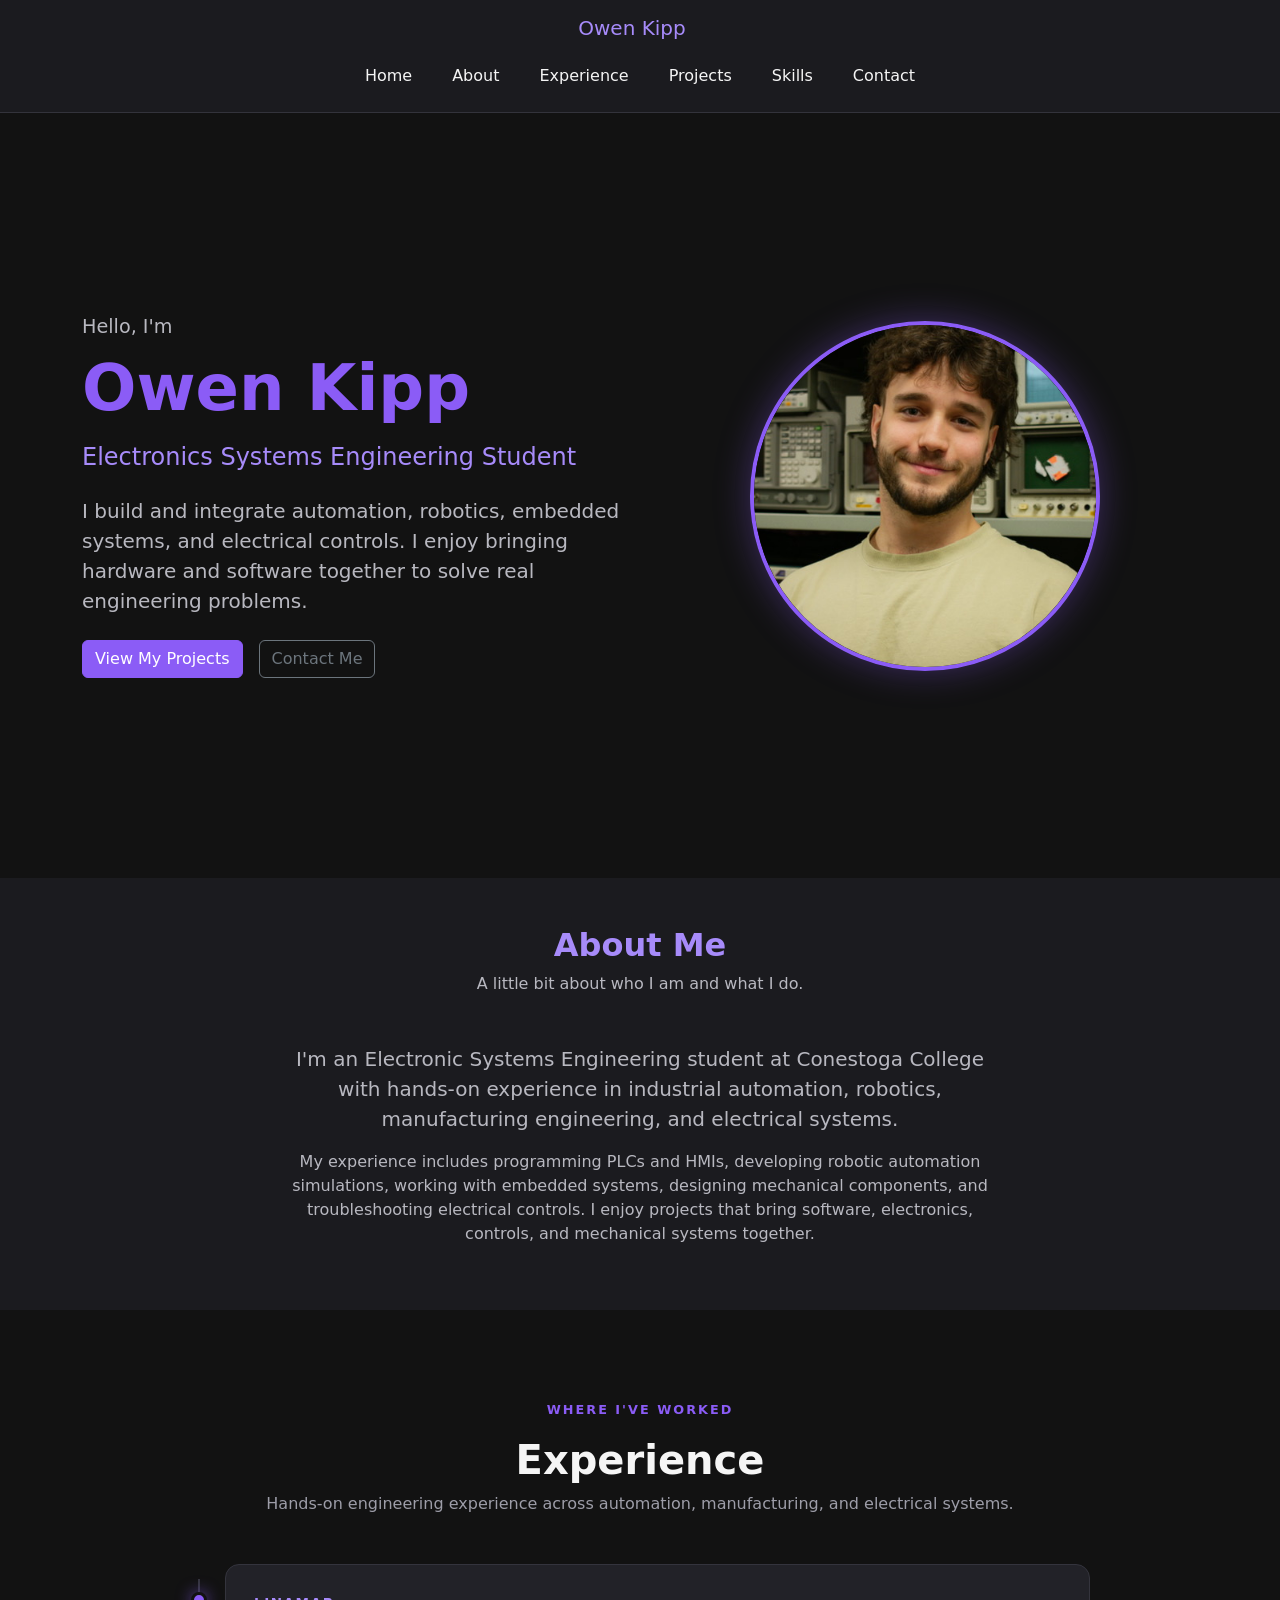
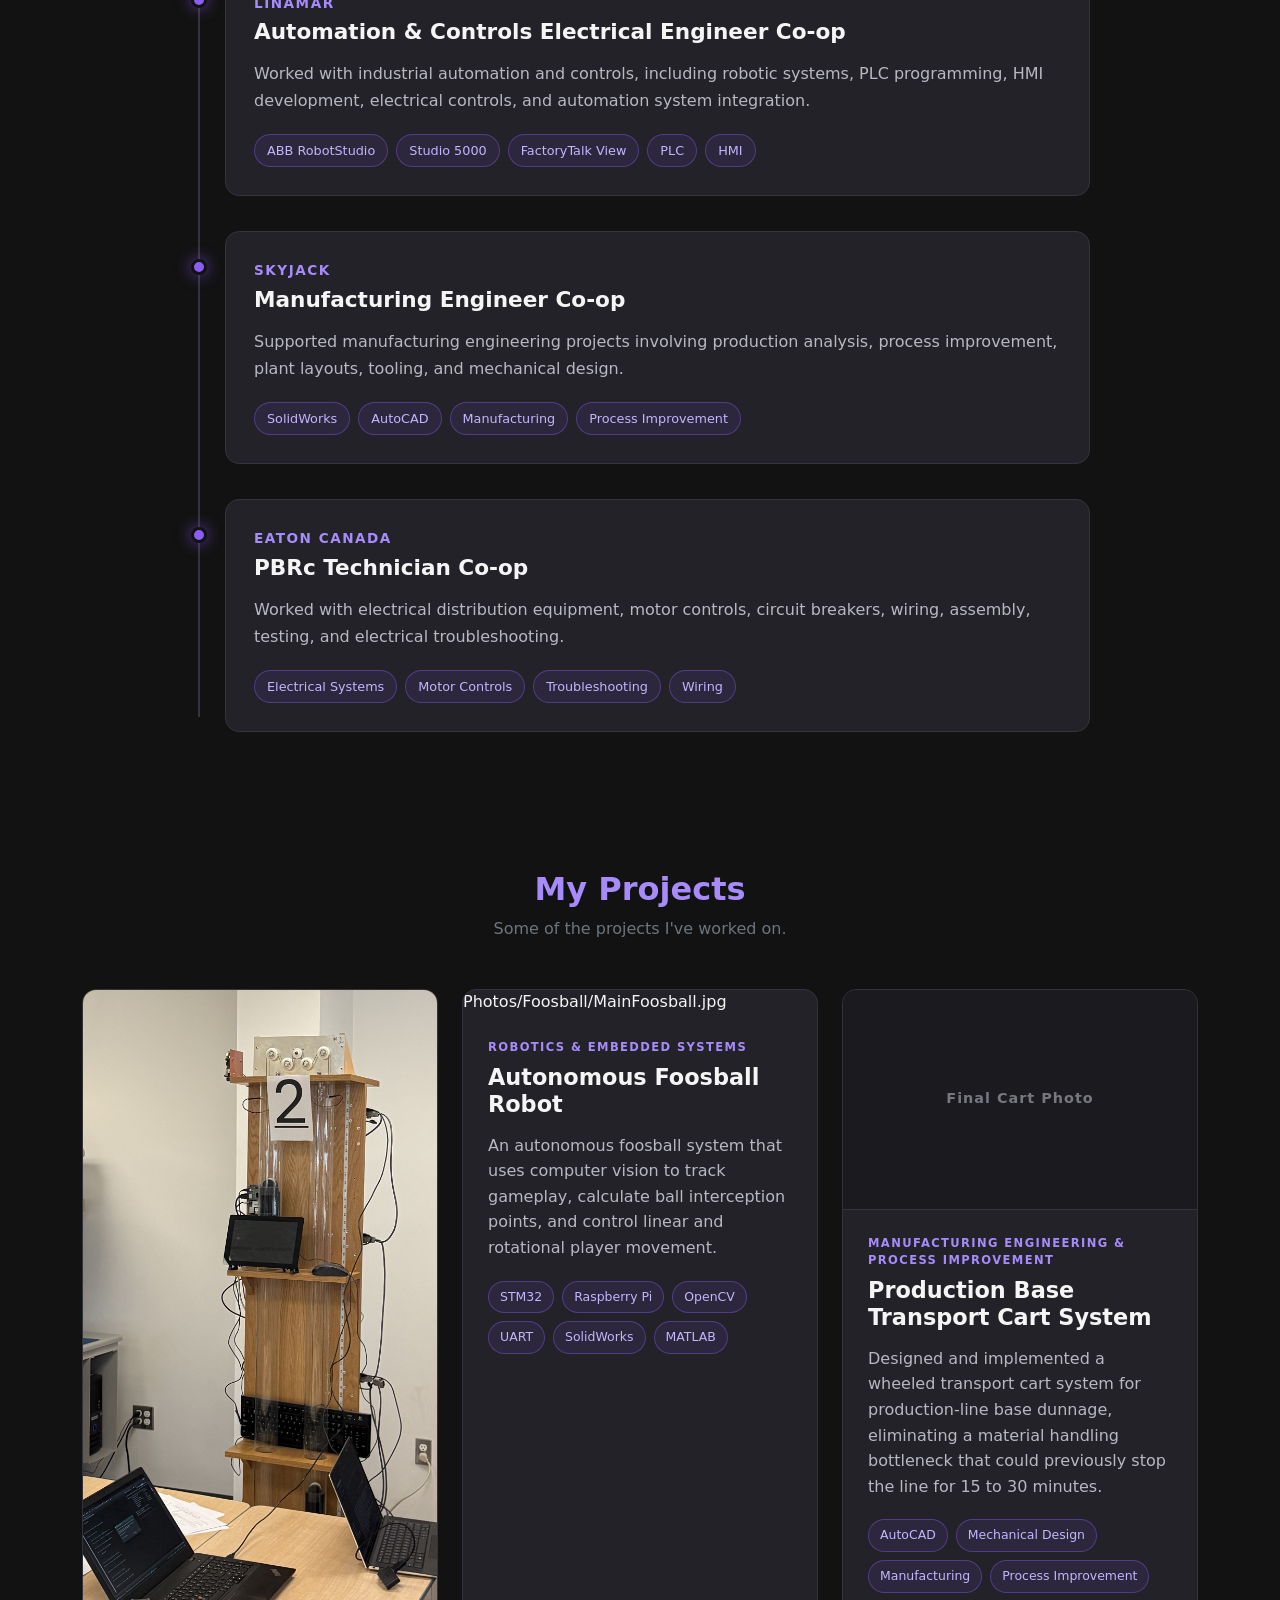
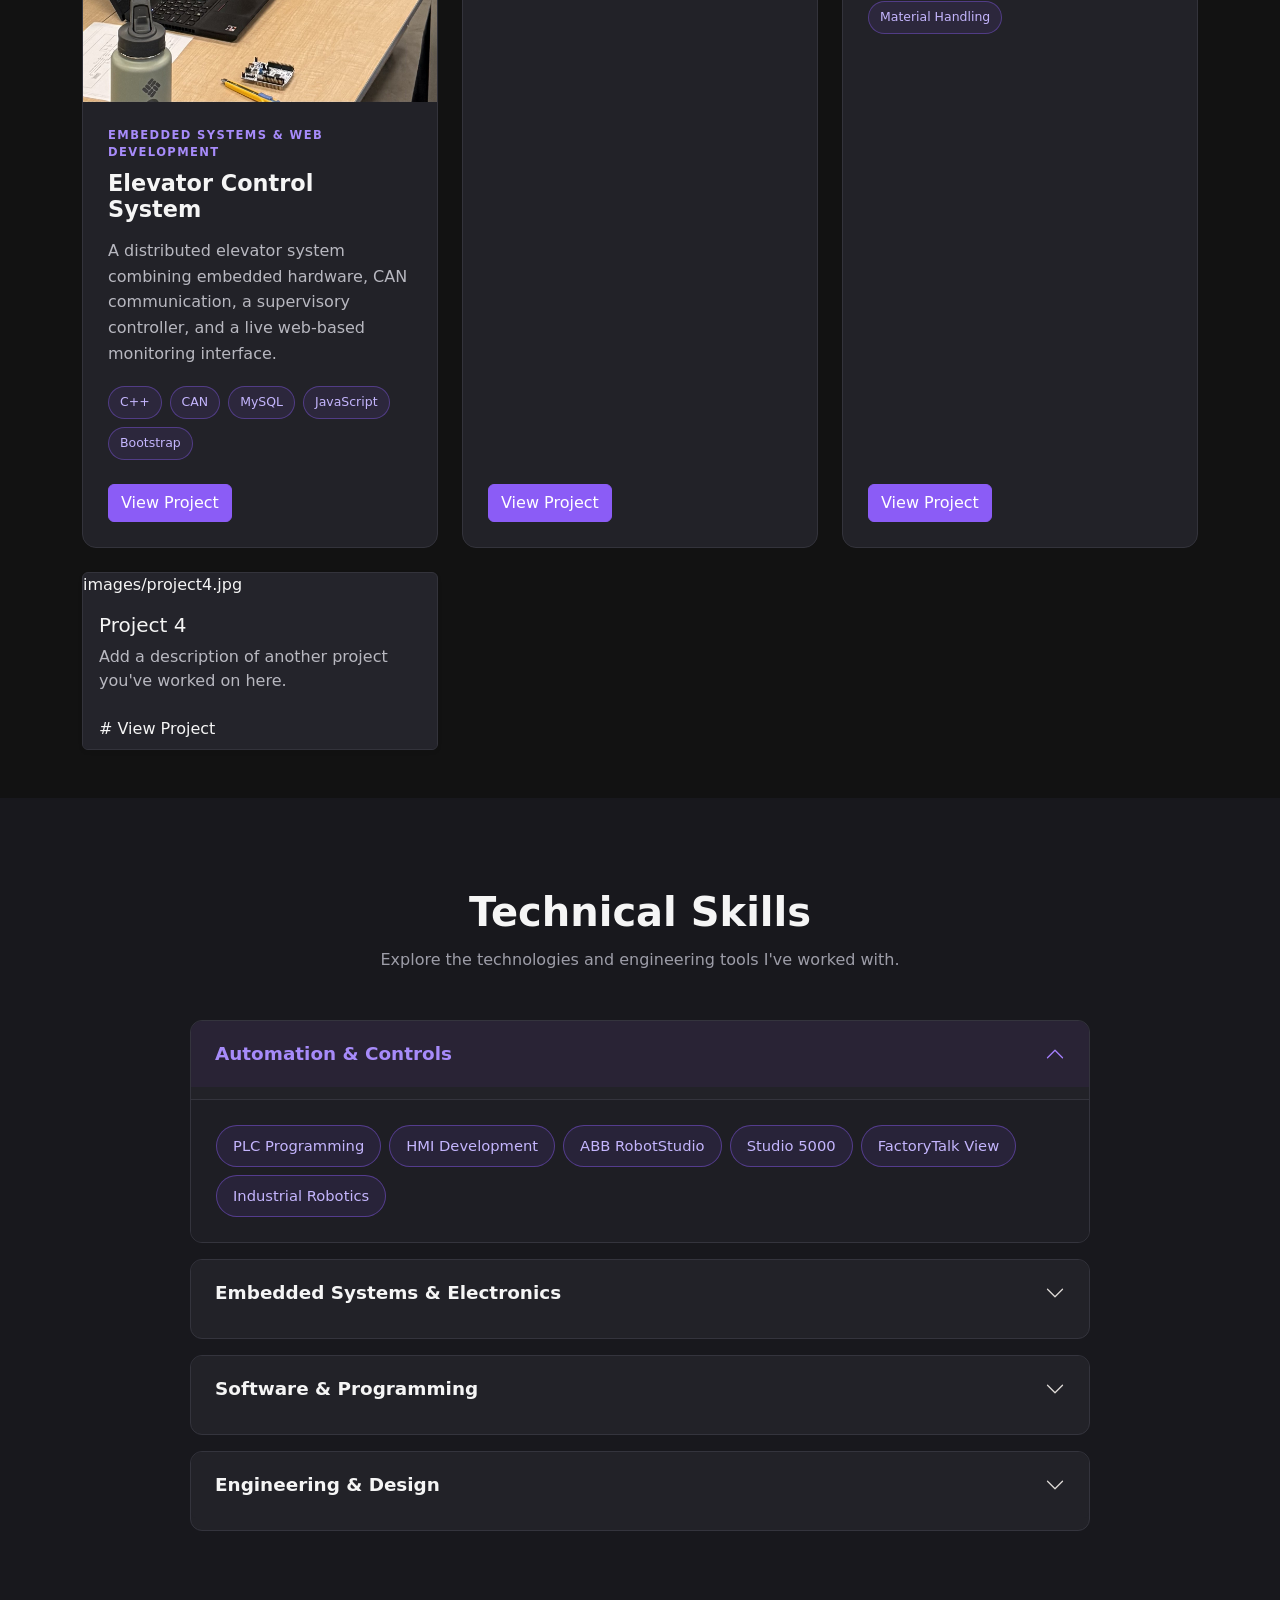
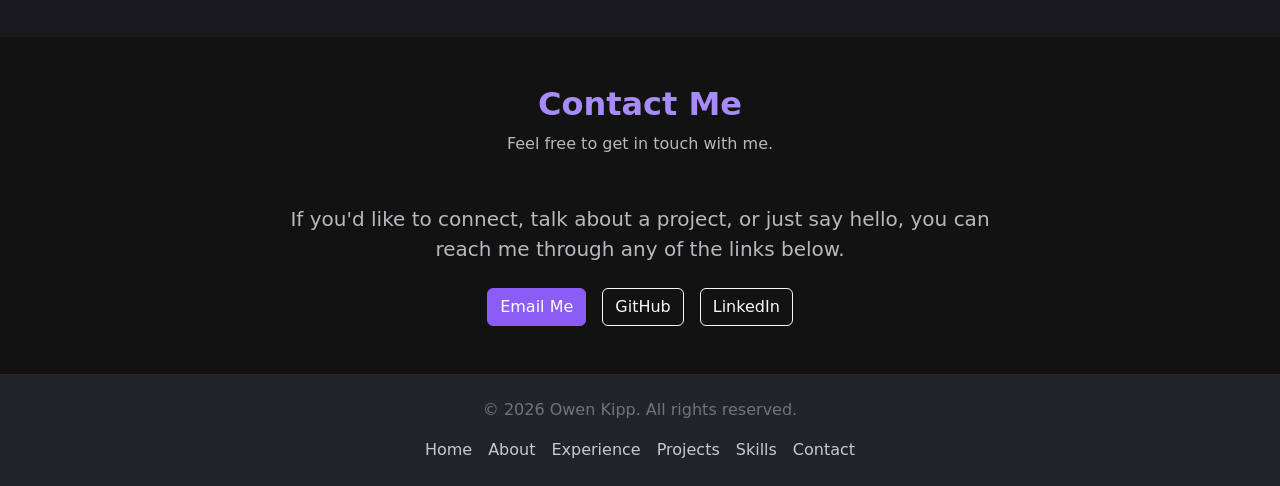
<file: Website/index.html>
<!doctype html>
<html lang="en">
  <head>
    <meta charset="utf-8">
    <meta name="viewport" content="width=device-width, initial-scale=1">
    <title>Owen Kipp Website</title>
    <link href="https://cdn.jsdelivr.net/npm/bootstrap@5.3.8/dist/css/bootstrap.min.css" rel="stylesheet" integrity="sha384-sRIl4kxILFvY47J16cr9ZwB07vP4J8+LH7qKQnuqkuIAvNWLzeN8tE5YBujZqJLB" crossorigin="anonymous">
    <!-- Link to the external CSS file -->
    <link rel="stylesheet" href="css/style.css">

  </head>
  <body>
    <script src="https://cdn.jsdelivr.net/npm/bootstrap@5.3.8/dist/js/bootstrap.bundle.min.js" integrity="sha384-FKyoEForCGlyvwx9Hj09JcYn3nv7wiPVlz7YYwJrWVcXK/BmnVDxM+D2scQbITxI" crossorigin="anonymous"></script>

 <!-- Navbar -->
<nav class="navbar navbar-expand-lg border-bottom">
    <div class="container-fluid flex-column">

        <!-- Brand name linked to the top/home -->
        <a class="navbar-brand mb-2" href="#">
            Owen Kipp
        </a>

        <!-- Navigation links with proper anchors and text styling -->
        <ul class="navbar-nav flex-row flex-wrap justify-content-center gap-4 mb-2">

            <li class="nav-item">
                <a class="nav-link" href="#home">
                    Home
                </a>
            </li>

            <li class="nav-item">
                <a class="nav-link" href="#about">
                    About
                </a>
            </li>

            <li class="nav-item">
                <a class="nav-link" href="#experience">
                    Experience
                </a>
            </li>

            <li class="nav-item">
                <a class="nav-link" href="#projects">
                    Projects
                </a>
            </li>

            <li class="nav-item">
                <a class="nav-link" href="#skills">
                    Skills
                </a>
            </li>

            <li class="nav-item">
                <a class="nav-link" href="#contact">
                    Contact
                </a>
            </li>

        </ul>

    </div>
</nav>

<!-- Hero -->
<section id="home" class="hero-section">
    <div class="container">
        <div class="row align-items-center min-vh-75">

            <!-- Left Side -->
            <div class="col-md-6">

                <p class="hero-intro mb-2">
                    Hello, I'm
                </p>

                <h1 class="display-3 fw-bold mb-3">
                    <span class="purple-text">Owen Kipp</span>
                </h1>

                <h2 class="h4 mb-4">
                    Electronics Systems Engineering Student
                </h2>

                <p class="lead hero-description">
                I build and integrate automation, robotics, embedded systems, and
                electrical controls. I enjoy bringing hardware and software together
                to solve real engineering problems.
                </p>

                <div class="d-flex gap-3 mt-4 flex-wrap">
                
                    <!-- Project Button -->
                    <a class="btn btn-primary" href="#projects">
                        View My Projects
                    </a>
                
                    <!-- Contact Button -->
                    <a class="btn btn-outline-secondary" href="#contact">
                        Contact Me
                    </a>
                
                </div>
            </div>

            <!-- Right Side -->
            <div class="col-md-6 text-center mt-5 mt-md-0">

                <img class="profile-image" src="Photos/ProfilePic.jpeg" alt="Profile Photo">

            </div>

        </div>
    </div>
</section>


<section id="about" class="bg-light py-5">
    <div class="container">

        <div class="text-center mb-5">
            <h2 class="fw-bold">About Me</h2>
            <p class="text-secondary">
                A little bit about who I am and what I do.
            </p>
        </div>

        <div class="row justify-content-center">
            <div class="col-lg-8">

    <p class="lead text-center">
        I'm an Electronic Systems Engineering student at Conestoga College
        with hands-on experience in industrial automation, robotics,
        manufacturing engineering, and electrical systems.
    </p>

    <p class="text-center">
        My experience includes programming PLCs and HMIs, developing robotic
        automation simulations, working with embedded systems, designing
        mechanical components, and troubleshooting electrical controls.
        I enjoy projects that bring software, electronics, controls, and
        mechanical systems together.
    </p>

            </div>
        </div>

    </div>
</section>

<!-- Experience Section -->
<section id="experience" class="experience-section py-5">
    <div class="container">

        <!-- Section Title -->
        <div class="text-center mb-5">

            <p class="section-label">
                WHERE I'VE WORKED
            </p>

            <h2 class="fw-bold">
                Experience
            </h2>

            <p class="text-secondary">
                Hands-on engineering experience across automation,
                manufacturing, and electrical systems.
            </p>

        </div>


        <div class="experience-timeline">

            <!-- Linamar -->
            <div class="experience-item">

                <div class="experience-dot"></div>

                <div class="experience-card">

                    <p class="experience-company">
                        Linamar
                    </p>

                    <h3>
                        Automation & Controls Electrical Engineer Co-op
                    </h3>

                    <p class="experience-description">
                        Worked with industrial automation and controls,
                        including robotic systems, PLC programming,
                        HMI development, electrical controls, and
                        automation system integration.
                    </p>

                    <div class="d-flex flex-wrap gap-2">

                        <span class="experience-badge">
                            ABB RobotStudio
                        </span>

                        <span class="experience-badge">
                            Studio 5000
                        </span>

                        <span class="experience-badge">
                            FactoryTalk View
                        </span>

                        <span class="experience-badge">
                            PLC
                        </span>

                        <span class="experience-badge">
                            HMI
                        </span>

                    </div>

                </div>
            </div>


            <!-- Skyjack -->
            <div class="experience-item">

                <div class="experience-dot"></div>

                <div class="experience-card">

                    <p class="experience-company">
                        Skyjack
                    </p>

                    <h3>
                        Manufacturing Engineer Co-op
                    </h3>

                    <p class="experience-description">
                        Supported manufacturing engineering projects involving
                        production analysis, process improvement, plant layouts,
                        tooling, and mechanical design.
                    </p>

                    <div class="d-flex flex-wrap gap-2">

                        <span class="experience-badge">
                            SolidWorks
                        </span>

                        <span class="experience-badge">
                            AutoCAD
                        </span>

                        <span class="experience-badge">
                            Manufacturing
                        </span>

                        <span class="experience-badge">
                            Process Improvement
                        </span>

                    </div>

                </div>
            </div>


            <!-- Eaton Canada -->
            <div class="experience-item">

                <div class="experience-dot"></div>

                <div class="experience-card">

                    <p class="experience-company">
                        Eaton Canada
                    </p>

                    <h3>
                        PBRc Technician Co-op
                    </h3>

                    <p class="experience-description">
                        Worked with electrical distribution equipment,
                        motor controls, circuit breakers, wiring,
                        assembly, testing, and electrical troubleshooting.
                    </p>

                    <div class="d-flex flex-wrap gap-2">

                        <span class="experience-badge">
                            Electrical Systems
                        </span>

                        <span class="experience-badge">
                            Motor Controls
                        </span>

                        <span class="experience-badge">
                            Troubleshooting
                        </span>

                        <span class="experience-badge">
                            Wiring
                        </span>

                    </div>

                </div>
            </div>

        </div>

    </div>
</section>

<section id="projects" class="py-5">
    <div class="container">

        <!-- Section Title -->
        <div class="text-center mb-5">
            <h2 class="fw-bold">My Projects</h2>
            <p class="text-secondary">
                Some of the projects I've worked on.
            </p>
        </div>

        <div class="row g-4">

<!-- Elevator Project -->
<div class="col-md-6 col-lg-4">

    <div class="card project-card h-100">

        <img src="Photos/MainElevator.jpeg" alt="Elevator Main Photo">

        <div class="card-body d-flex flex-column">

            <p class="project-type">
                EMBEDDED SYSTEMS & WEB DEVELOPMENT
            </p>

            <h4 class="card-title">
                Elevator Control System
            </h4>

            <p class="card-text">
                A distributed elevator system combining embedded hardware,
                CAN communication, a supervisory controller, and a live
                web-based monitoring interface.
            </p>

            <!-- Technology Badges -->
            <div class="d-flex flex-wrap gap-2 mb-4">

                <span class="project-badge">C++</span>
                <span class="project-badge">CAN</span>
                <span class="project-badge">MySQL</span>
                <span class="project-badge">JavaScript</span>
                <span class="project-badge">Bootstrap</span>

            </div>

            <div class="mt-auto">
            <a href="ProjectPages/elevatorpage.html" class="btn btn-primary">
            View Project
            </a>
            </div>

        </div>

    </div>

</div>

<!-- Foosball Robot Project -->
<div class="col-md-6 col-lg-4">

    <div class="card project-card h-100">

        Photos/Foosball/MainFoosball.jpg

        <div class="card-body d-flex flex-column">

            <p class="project-type">
                ROBOTICS & EMBEDDED SYSTEMS
            </p>

            <h4 class="card-title">
                Autonomous Foosball Robot
            </h4>

            <p class="card-text">
                An autonomous foosball system that uses computer vision
                to track gameplay, calculate ball interception points,
                and control linear and rotational player movement.
            </p>

            <!-- Technology Badges -->
            <div class="d-flex flex-wrap gap-2 mb-4">

                <span class="project-badge">STM32</span>
                <span class="project-badge">Raspberry Pi</span>
                <span class="project-badge">OpenCV</span>
                <span class="project-badge">UART</span>
                <span class="project-badge">SolidWorks</span>
                <span class="project-badge">MATLAB</span>

            </div>

            <div class="mt-auto">
            <a href="ProjectPages/foosballpage.html" class="btn btn-primary">
            View Project
            </a>

            </div>

        </div>

    </div>

</div>

<!-- Base Transport Cart Project -->
<div class="col-md-6 col-lg-4">

    <div class="card project-card h-100">

        <!-- PHOTO PLACEHOLDER: Replace with final cart photo -->
        <div class="project-photo-placeholder">
            <span>Final Cart Photo</span>
        </div>

        <div class="card-body d-flex flex-column">

            <p class="project-type">
                MANUFACTURING ENGINEERING & PROCESS IMPROVEMENT
            </p>

            <h4 class="card-title">
                Production Base Transport Cart System
            </h4>

            <p class="card-text">
                Designed and implemented a wheeled transport cart system
                for production-line base dunnage, eliminating a material
                handling bottleneck that could previously stop the line
                for 15 to 30 minutes.
            </p>

            <div class="d-flex flex-wrap gap-2 mb-4">

                <span class="project-badge">AutoCAD</span>
                <span class="project-badge">Mechanical Design</span>
                <span class="project-badge">Manufacturing</span>
                <span class="project-badge">Process Improvement</span>
                <span class="project-badge">Material Handling</span>

            </div>

            <div class="mt-auto">
            <a href="ProjectPages/cartpage.html" class="btn btn-primary">
            View Project
            </a>

            </div>

        </div>

    </div>

</div>

            <!-- Project 4 -->
            <div class="col-md-4">
                <div class="card h-100 shadow-sm">

                    images/project4.jpg

                    <div class="card-body">
                        <h5 class="card-title">Project 4</h5>

                        <p class="card-text">
                            Add a description of another project you've worked
                            on here.
                        </p>
                    </div>

                    <div class="card-footer bg-white border-0">
                        #
                            View Project
                        </a>
                    </div>

                </div>
            </div>

        </div>
    </div>
</section>

<!-- Skills -->
<section id="skills" class="py-5">
    <div class="container">

        <!-- Section Title -->
        <div class="text-center mb-5">
            <h2 class="fw-bold">Technical Skills</h2>

            <p class="text-secondary">
                Explore the technologies and engineering tools I've worked with.
            </p>
        </div>


        <div class="accordion skills-accordion" id="skillsAccordion">

            <!-- Automation & Controls -->
            <div class="accordion-item">

                <h2 class="accordion-header">
                    <button
                        class="accordion-button"
                        type="button"
                        data-bs-toggle="collapse"
                        data-bs-target="#automationSkills"
                    >
                        Automation & Controls
                    </button>
                </h2>

                <div
                    id="automationSkills"
                    class="accordion-collapse collapse show"
                    data-bs-parent="#skillsAccordion"
                >
                    <div class="accordion-body">

                        <div class="d-flex flex-wrap gap-2">

                            <span class="skill-badge">PLC Programming</span>
                            <span class="skill-badge">HMI Development</span>
                            <span class="skill-badge">ABB RobotStudio</span>
                            <span class="skill-badge">Studio 5000</span>
                            <span class="skill-badge">FactoryTalk View</span>
                            <span class="skill-badge">Industrial Robotics</span>

                        </div>

                    </div>
                </div>

            </div>


            <!-- Embedded Systems -->
            <div class="accordion-item">

                <h2 class="accordion-header">
                    <button
                        class="accordion-button collapsed"
                        type="button"
                        data-bs-toggle="collapse"
                        data-bs-target="#embeddedSkills"
                    >
                        Embedded Systems & Electronics
                    </button>
                </h2>

                <div
                    id="embeddedSkills"
                    class="accordion-collapse collapse"
                    data-bs-parent="#skillsAccordion"
                >
                    <div class="accordion-body">

                        <div class="d-flex flex-wrap gap-2">

                            <span class="skill-badge">STM32</span>
                            <span class="skill-badge">Raspberry Pi</span>
                            <span class="skill-badge">CAN Communication</span>
                            <span class="skill-badge">Circuit Design</span>
                            <span class="skill-badge">PCB Design</span>
                            <span class="skill-badge">Motor Control</span>

                        </div>

                    </div>
                </div>

            </div>


            <!-- Software & Programming -->
            <div class="accordion-item">

                <h2 class="accordion-header">
                    <button
                        class="accordion-button collapsed"
                        type="button"
                        data-bs-toggle="collapse"
                        data-bs-target="#softwareSkills"
                    >
                        Software & Programming
                    </button>
                </h2>

                <div
                    id="softwareSkills"
                    class="accordion-collapse collapse"
                    data-bs-parent="#skillsAccordion"
                >
                    <div class="accordion-body">

                        <div class="d-flex flex-wrap gap-2">

                            <span class="skill-badge">C</span>
                            <span class="skill-badge">C++</span>
                            <span class="skill-badge">JavaScript</span>
                            <span class="skill-badge">TypeScript</span>
                            <span class="skill-badge">PHP</span>
                            <span class="skill-badge">SQL</span>
                            <span class="skill-badge">HTML</span>
                            <span class="skill-badge">CSS</span>
                            <span class="skill-badge">Bootstrap</span>
                            <span class="skill-badge">Git</span>
                            <span class="skill-badge">MATLAB</span>

                        </div>

                    </div>
                </div>

            </div>


            <!-- Engineering & Design -->
            <div class="accordion-item">

                <h2 class="accordion-header">
                    <button
                        class="accordion-button collapsed"
                        type="button"
                        data-bs-toggle="collapse"
                        data-bs-target="#engineeringSkills"
                    >
                        Engineering & Design
                    </button>
                </h2>

                <div
                    id="engineeringSkills"
                    class="accordion-collapse collapse"
                    data-bs-parent="#skillsAccordion"
                >
                    <div class="accordion-body">

                        <div class="d-flex flex-wrap gap-2">

                            <span class="skill-badge">AutoCAD</span>
                            <span class="skill-badge">AutoCAD Electrical</span>
                            <span class="skill-badge">SolidWorks</span>
                            <span class="skill-badge">Electrical Troubleshooting</span>
                            <span class="skill-badge">Control Systems</span>
                            <span class="skill-badge">Mechanical Design</span>

                        </div>

                    </div>
                </div>

            </div>

        </div>

    </div>
</section>

<section id="contact" class="py-5">
    <div class="container">

        <!-- Section Title -->
        <div class="text-center mb-5">
            <h2 class="fw-bold">Contact Me</h2>
            <p class="text-secondary">
                Feel free to get in touch with me.
            </p>
        </div>

        <div class="row justify-content-center">
            <div class="col-md-8 text-center">

                <p class="lead mb-4">
                    If you'd like to connect, talk about a project, or just say hello,
                    you can reach me through any of the links below.
                </p>

                <div class="d-flex justify-content-center gap-3 flex-wrap">

                    <!-- Email -->
                    <a href="mailto:owenkipp1210@gmail.com" class="btn btn-primary">
                        Email Me
                    </a>

                    <!-- GitHub -->
                    <a href="https://github.com/DreamExpress955"class="btn btn-outline-light"target="_blank"rel="noopener noreferrer">
                        GitHub
                    </a>

                    <!-- LinkedIn -->
                    <a href="https://www.linkedin.com/in/okippee" class="btn btn-outline-light" target="_blank" rel="noopener noreferrer">
                        LinkedIn
                    </a>

                </div>

            </div>
        </div>

    </div>
</section>

<!-- Footer -->
<footer class="bg-dark text-white py-4">
    <div class="container text-center">

        <p class="mb-3 text-secondary">
            &copy; 2026 Owen Kipp. All rights reserved.
        </p>

        <div class="d-flex justify-content-center gap-3 flex-wrap">

            <a class="text-white text-decoration-none opacity-75 opacity-100-hover" href="#home">
                Home
            </a>

            <a class="text-white text-decoration-none opacity-75 opacity-100-hover" href="#about">
                About
            </a>

            <a class="text-white text-decoration-none opacity-75 opacity-100-hover" href="#experience">
                Experience
            </a>

            <a class="text-white text-decoration-none opacity-75 opacity-100-hover" href="#projects">
                Projects
            </a>

            <a class="text-white text-decoration-none opacity-75 opacity-100-hover" href="#skills">
                Skills
            </a>

            <a class="text-white text-decoration-none opacity-75 opacity-100-hover" href="#contact">
                Contact
            </a>

        </div>

    </div>
</footer>

</body>
</html>
</file>
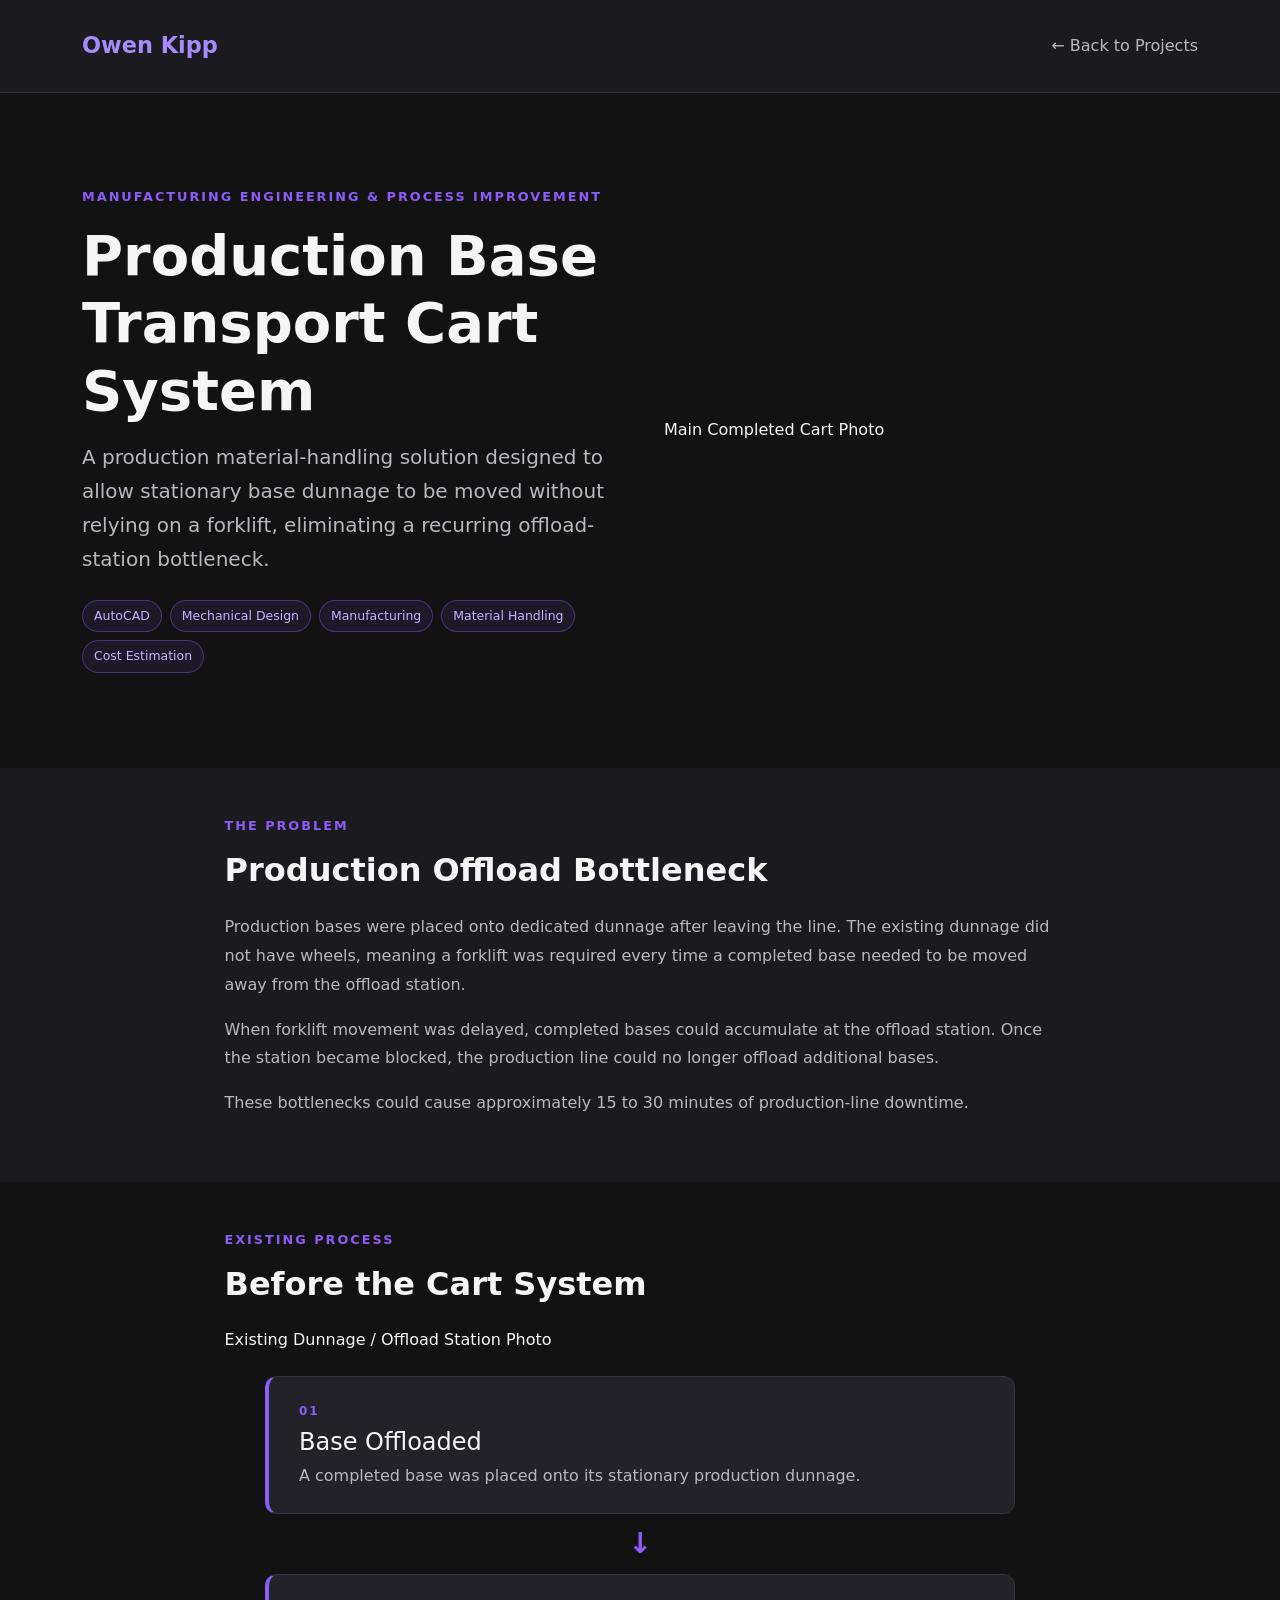
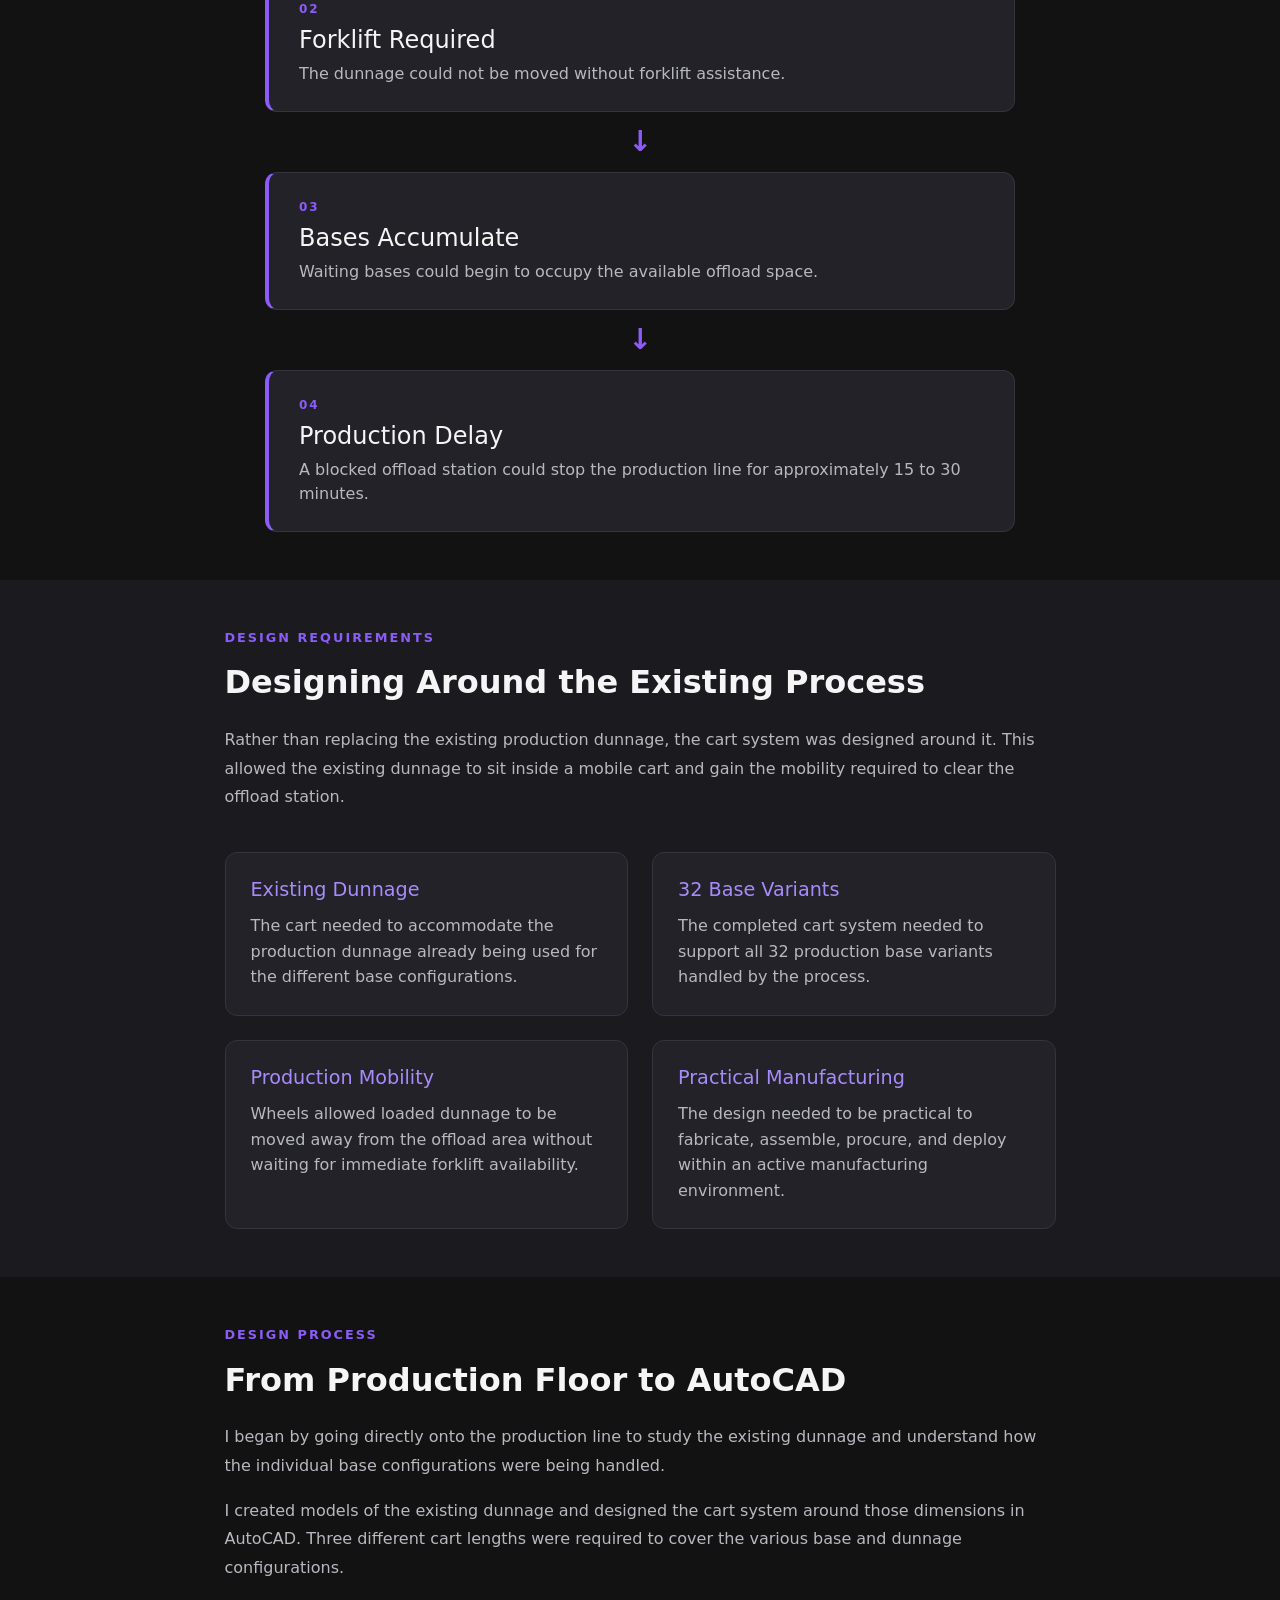
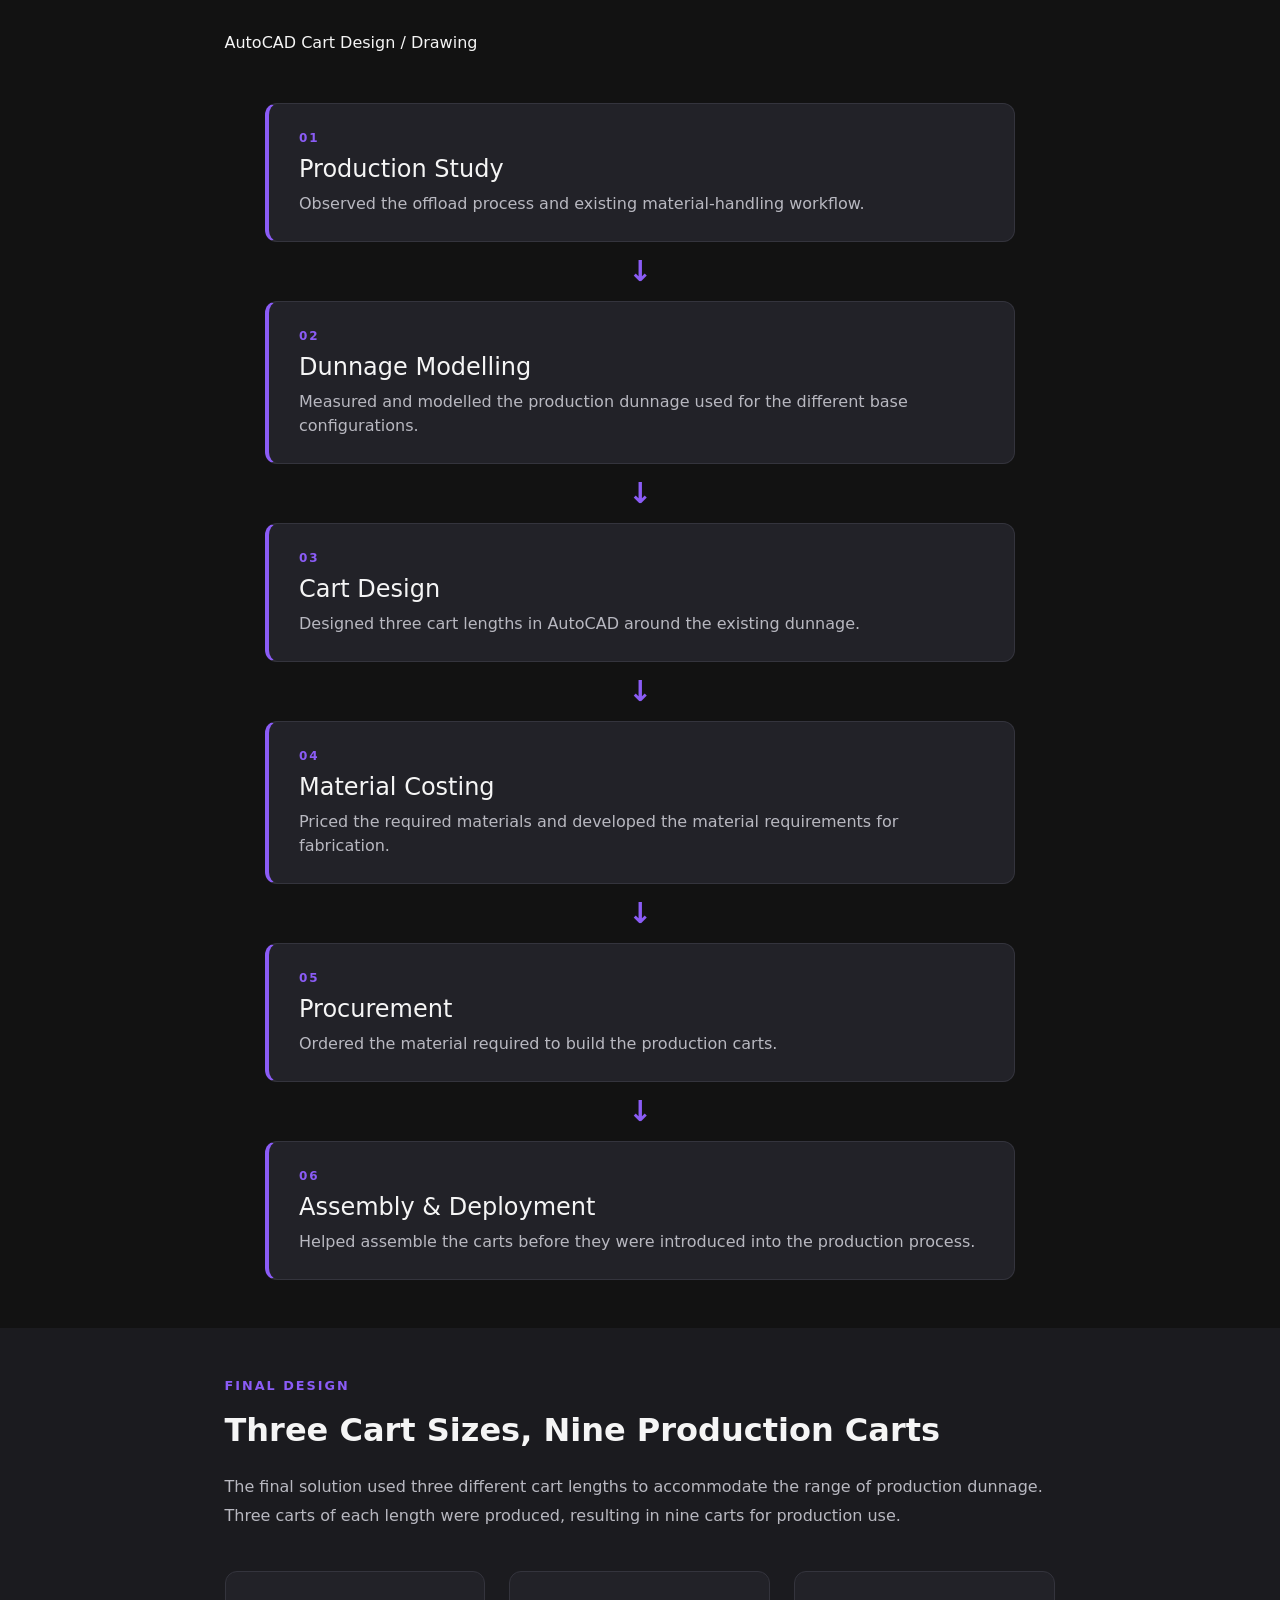
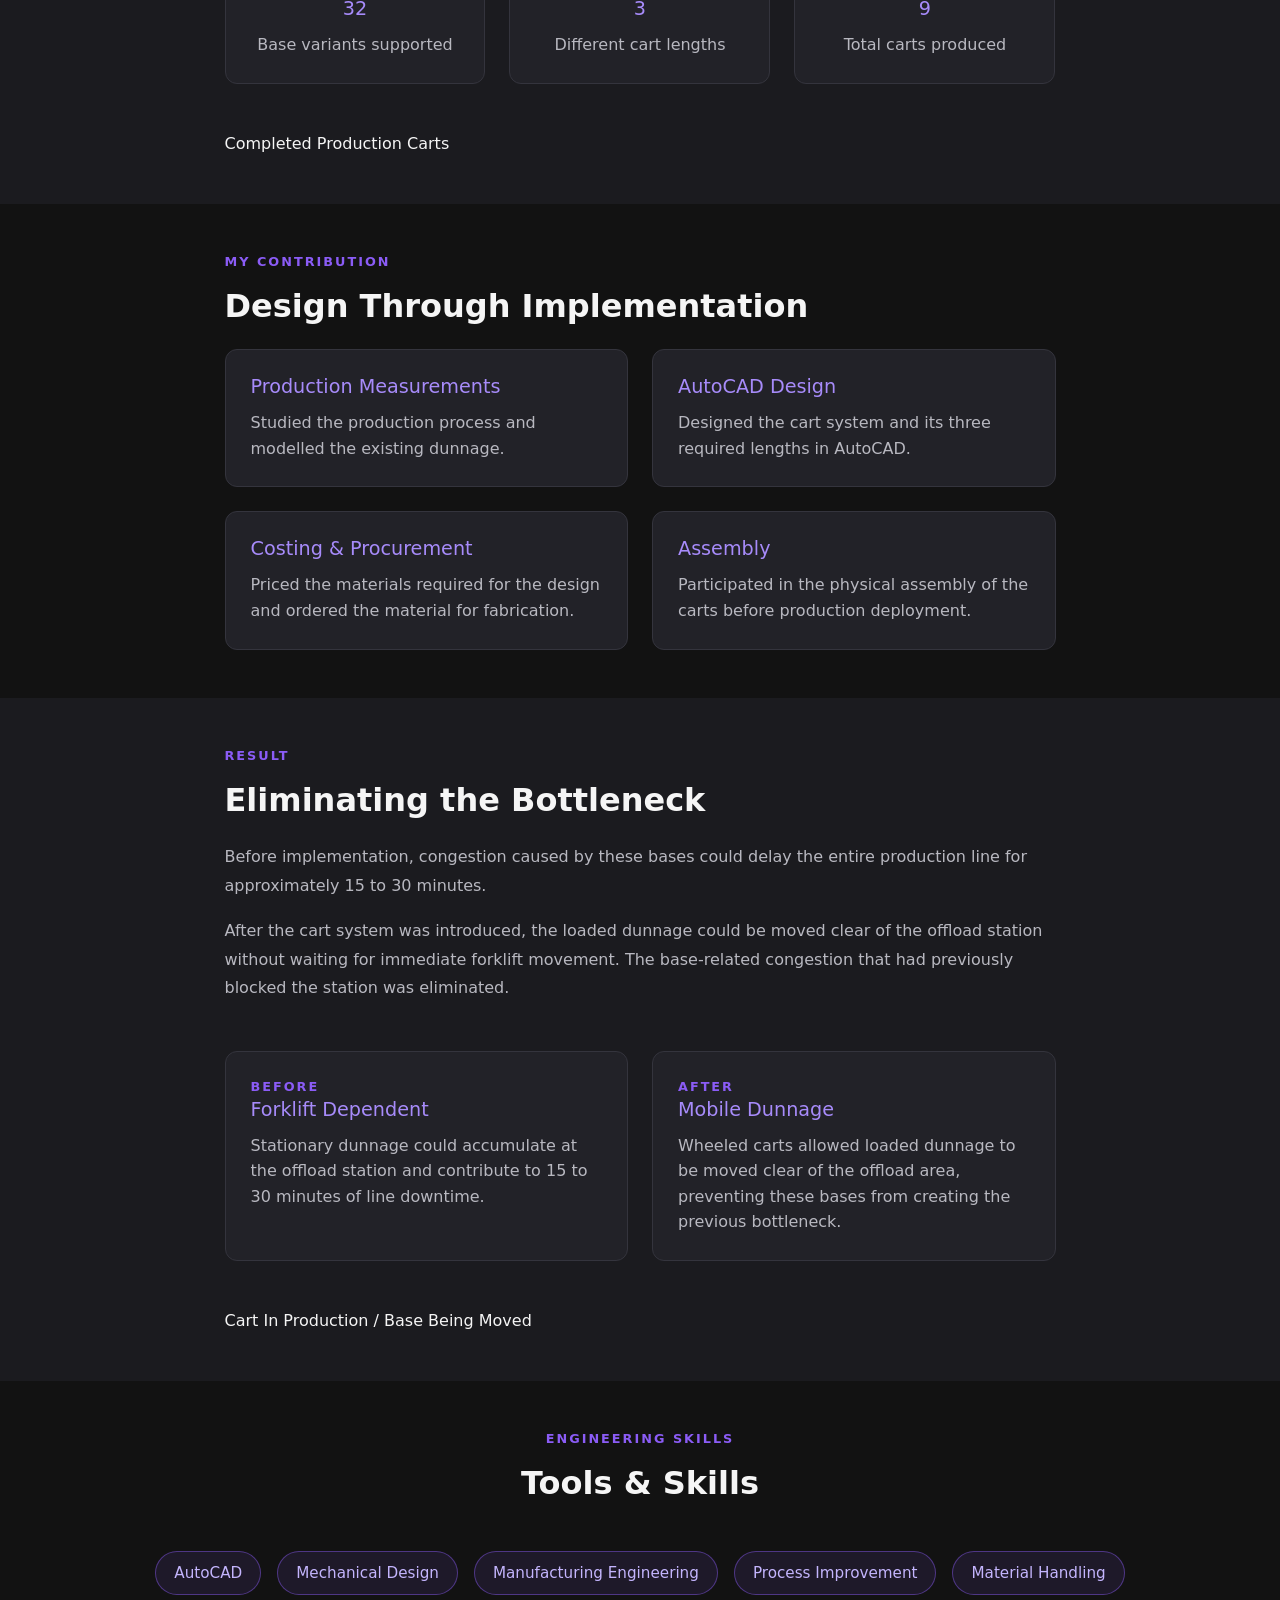
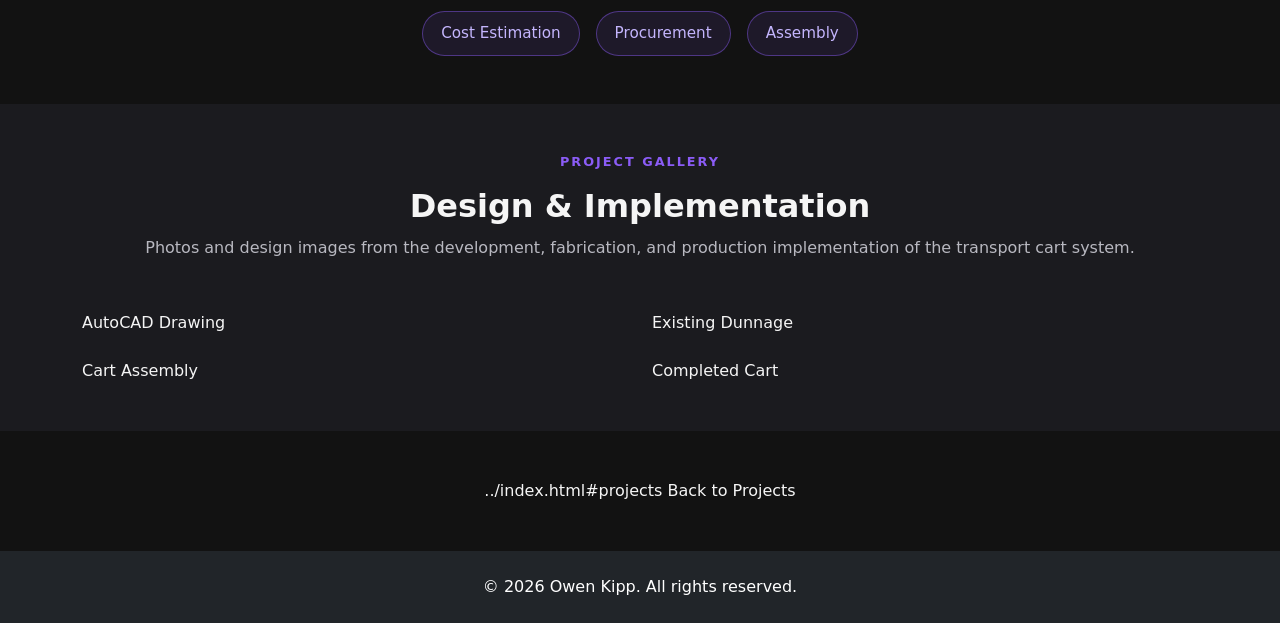
<file: Website/ProjectPages/cartpage.html>
<!doctype html>
<html lang="en">

<head>
    <meta charset="utf-8">
    <meta name="viewport" content="width=device-width, initial-scale=1">

    <title>Production Base Transport Cart System | Owen Kipp</title>

    <!-- Bootstrap -->
    <link
        href="https://cdn.jsdelivr.net/npm/bootstrap@5.3.8/dist/css/bootstrap.min.css"
        rel="stylesheet"
        integrity="sha384-sRIl4kxILFvY47J16cr9ZwB07vP4J8+LH7qKQnuqkuIAvNWLzeN8tE5YBujZqJLB"
        crossorigin="anonymous"
    >

    <!-- Custom CSS -->
    <link rel="stylesheet" href="../css/style.css">
</head>

<body>

<!-- Project Navbar -->
<nav class="navbar project-navbar border-bottom">
    <div class="container py-3">

        <a href="../index.html" class="navbar-brand fw-bold">
            Owen Kipp
        </a>

        <a href="../index.html" class="back-link">
            ← Back to Projects
        </a>

    </div>
</nav>


    <!-- Project Hero -->
    <section class="project-page-hero py-5">

        <div class="container">

            <div class="row align-items-center g-5">

                <!-- Left Side -->
                <div class="col-lg-6">

                    <p class="section-label">
                        MANUFACTURING ENGINEERING & PROCESS IMPROVEMENT
                    </p>

                    <h1 class="display-4 fw-bold mb-3">
                        Production Base Transport Cart System
                    </h1>

                    <p class="lead project-page-description">
                        A production material-handling solution designed
                        to allow stationary base dunnage to be moved without
                        relying on a forklift, eliminating a recurring
                        offload-station bottleneck.
                    </p>

                    <div class="d-flex flex-wrap gap-2 mt-4">

                        <span class="project-badge">AutoCAD</span>
                        <span class="project-badge">Mechanical Design</span>
                        <span class="project-badge">Manufacturing</span>
                        <span class="project-badge">Material Handling</span>
                        <span class="project-badge">Cost Estimation</span>

                    </div>

                </div>


                <!-- Right Side -->
                <div class="col-lg-6">

                    <!-- PHOTO PLACEHOLDER: Main completed cart -->
                    <div class="project-page-photo-placeholder">
                        <span>Main Completed Cart Photo</span>
                    </div>

                </div>

            </div>

        </div>

    </section>


    <!-- The Problem -->
    <section class="project-section project-section-alt py-5">

        <div class="container">

            <div class="row justify-content-center">

                <div class="col-lg-9">

                    <p class="section-label">
                        THE PROBLEM
                    </p>

                    <h2 class="fw-bold mb-4">
                        Production Offload Bottleneck
                    </h2>

                    <p class="project-page-text">
                        Production bases were placed onto dedicated dunnage
                        after leaving the line. The existing dunnage did not
                        have wheels, meaning a forklift was required every
                        time a completed base needed to be moved away from
                        the offload station.
                    </p>

                    <p class="project-page-text">
                        When forklift movement was delayed, completed bases
                        could accumulate at the offload station. Once the
                        station became blocked, the production line could
                        no longer offload additional bases.
                    </p>

                    <p class="project-page-text">
                        These bottlenecks could cause approximately 15 to
                        30 minutes of production-line downtime.
                    </p>

                </div>

            </div>

        </div>

    </section>


    <!-- Before -->
    <section class="project-section py-5">

        <div class="container">

            <div class="row justify-content-center">

                <div class="col-lg-9">

                    <p class="section-label">
                        EXISTING PROCESS
                    </p>

                    <h2 class="fw-bold mb-4">
                        Before the Cart System
                    </h2>


                    <!-- PHOTO PLACEHOLDER -->
                    <div class="project-page-photo-placeholder mb-4">
                        <span>Existing Dunnage / Offload Station Photo</span>
                    </div>


                    <div class="architecture-layout">

                        <div class="architecture-box">

                            <span class="architecture-number">
                                01
                            </span>

                            <h4>
                                Base Offloaded
                            </h4>

                            <p>
                                A completed base was placed onto its
                                stationary production dunnage.
                            </p>

                        </div>


                        <div class="architecture-arrow">
                            &darr;
                        </div>


                        <div class="architecture-box">

                            <span class="architecture-number">
                                02
                            </span>

                            <h4>
                                Forklift Required
                            </h4>

                            <p>
                                The dunnage could not be moved without
                                forklift assistance.
                            </p>

                        </div>


                        <div class="architecture-arrow">
                            &darr;
                        </div>


                        <div class="architecture-box">

                            <span class="architecture-number">
                                03
                            </span>

                            <h4>
                                Bases Accumulate
                            </h4>

                            <p>
                                Waiting bases could begin to occupy the
                                available offload space.
                            </p>

                        </div>


                        <div class="architecture-arrow">
                            &darr;
                        </div>


                        <div class="architecture-box">

                            <span class="architecture-number">
                                04
                            </span>

                            <h4>
                                Production Delay
                            </h4>

                            <p>
                                A blocked offload station could stop the
                                production line for approximately 15 to
                                30 minutes.
                            </p>

                        </div>

                    </div>

                </div>

            </div>

        </div>

    </section>


    <!-- Design Requirements -->
    <section class="project-section project-section-alt py-5">

        <div class="container">

            <div class="row justify-content-center">

                <div class="col-lg-9">

                    <p class="section-label">
                        DESIGN REQUIREMENTS
                    </p>

                    <h2 class="fw-bold mb-4">
                        Designing Around the Existing Process
                    </h2>

                    <p class="project-page-text">
                        Rather than replacing the existing production dunnage,
                        the cart system was designed around it. This allowed
                        the existing dunnage to sit inside a mobile cart and
                        gain the mobility required to clear the offload station.
                    </p>


                    <div class="row g-4 mt-3">

                        <div class="col-md-6">

                            <div class="project-feature h-100">

                                <h4>
                                    Existing Dunnage
                                </h4>

                                <p>
                                    The cart needed to accommodate the
                                    production dunnage already being used
                                    for the different base configurations.
                                </p>

                            </div>

                        </div>


                        <div class="col-md-6">

                            <div class="project-feature h-100">

                                <h4>
                                    32 Base Variants
                                </h4>

                                <p>
                                    The completed cart system needed to
                                    support all 32 production base variants
                                    handled by the process.
                                </p>

                            </div>

                        </div>


                        <div class="col-md-6">

                            <div class="project-feature h-100">

                                <h4>
                                    Production Mobility
                                </h4>

                                <p>
                                    Wheels allowed loaded dunnage to be moved
                                    away from the offload area without waiting
                                    for immediate forklift availability.
                                </p>

                            </div>

                        </div>


                        <div class="col-md-6">

                            <div class="project-feature h-100">

                                <h4>
                                    Practical Manufacturing
                                </h4>

                                <p>
                                    The design needed to be practical to
                                    fabricate, assemble, procure, and deploy
                                    within an active manufacturing environment.
                                </p>

                            </div>

                        </div>

                    </div>

                </div>

            </div>

        </div>

    </section>


    <!-- Design Process -->
    <section class="project-section py-5">

        <div class="container">

            <div class="row justify-content-center">

                <div class="col-lg-9">

                    <p class="section-label">
                        DESIGN PROCESS
                    </p>

                    <h2 class="fw-bold mb-4">
                        From Production Floor to AutoCAD
                    </h2>

                    <p class="project-page-text">
                        I began by going directly onto the production line
                        to study the existing dunnage and understand how the
                        individual base configurations were being handled.
                    </p>

                    <p class="project-page-text">
                        I created models of the existing dunnage and designed
                        the cart system around those dimensions in AutoCAD.
                        Three different cart lengths were required to cover
                        the various base and dunnage configurations.
                    </p>


                    <!-- PHOTO PLACEHOLDER -->
                    <div class="project-page-photo-placeholder my-5">
                        <span>AutoCAD Cart Design / Drawing</span>
                    </div>


                    <div class="architecture-layout">

                        <div class="architecture-box">

                            <span class="architecture-number">
                                01
                            </span>

                            <h4>
                                Production Study
                            </h4>

                            <p>
                                Observed the offload process and existing
                                material-handling workflow.
                            </p>

                        </div>


                        <div class="architecture-arrow">
                            &darr;
                        </div>


                        <div class="architecture-box">

                            <span class="architecture-number">
                                02
                            </span>

                            <h4>
                                Dunnage Modelling
                            </h4>

                            <p>
                                Measured and modelled the production dunnage
                                used for the different base configurations.
                            </p>

                        </div>


                        <div class="architecture-arrow">
                            &darr;
                        </div>


                        <div class="architecture-box">

                            <span class="architecture-number">
                                03
                            </span>

                            <h4>
                                Cart Design
                            </h4>

                            <p>
                                Designed three cart lengths in AutoCAD around
                                the existing dunnage.
                            </p>

                        </div>


                        <div class="architecture-arrow">
                            &darr;
                        </div>


                        <div class="architecture-box">

                            <span class="architecture-number">
                                04
                            </span>

                            <h4>
                                Material Costing
                            </h4>

                            <p>
                                Priced the required materials and developed
                                the material requirements for fabrication.
                            </p>

                        </div>


                        <div class="architecture-arrow">
                            &darr;
                        </div>


                        <div class="architecture-box">

                            <span class="architecture-number">
                                05
                            </span>

                            <h4>
                                Procurement
                            </h4>

                            <p>
                                Ordered the material required to build the
                                production carts.
                            </p>

                        </div>


                        <div class="architecture-arrow">
                            &darr;
                        </div>


                        <div class="architecture-box">

                            <span class="architecture-number">
                                06
                            </span>

                            <h4>
                                Assembly & Deployment
                            </h4>

                            <p>
                                Helped assemble the carts before they were
                                introduced into the production process.
                            </p>

                        </div>

                    </div>

                </div>

            </div>

        </div>

    </section>


    <!-- Final Design -->
    <section class="project-section project-section-alt py-5">

        <div class="container">

            <div class="row justify-content-center">

                <div class="col-lg-9">

                    <p class="section-label">
                        FINAL DESIGN
                    </p>

                    <h2 class="fw-bold mb-4">
                        Three Cart Sizes, Nine Production Carts
                    </h2>

                    <p class="project-page-text">
                        The final solution used three different cart lengths
                        to accommodate the range of production dunnage.
                        Three carts of each length were produced, resulting
                        in nine carts for production use.
                    </p>


                    <div class="row g-4 mt-3">

                        <div class="col-md-4">

                            <div class="project-feature h-100 text-center">

                                <h4>
                                    32
                                </h4>

                                <p>
                                    Base variants supported
                                </p>

                            </div>

                        </div>


                        <div class="col-md-4">

                            <div class="project-feature h-100 text-center">

                                <h4>
                                    3
                                </h4>

                                <p>
                                    Different cart lengths
                                </p>

                            </div>

                        </div>


                        <div class="col-md-4">

                            <div class="project-feature h-100 text-center">

                                <h4>
                                    9
                                </h4>

                                <p>
                                    Total carts produced
                                </p>

                            </div>

                        </div>

                    </div>


                    <!-- PHOTO PLACEHOLDER -->
                    <div class="project-page-photo-placeholder mt-5">
                        <span>Completed Production Carts</span>
                    </div>

                </div>

            </div>

        </div>

    </section>


    <!-- My Contribution -->
    <section class="project-section py-5">

        <div class="container">

            <div class="row justify-content-center">

                <div class="col-lg-9">

                    <p class="section-label">
                        MY CONTRIBUTION
                    </p>

                    <h2 class="fw-bold mb-4">
                        Design Through Implementation
                    </h2>


                    <div class="row g-4">

                        <div class="col-md-6">

                            <div class="project-feature h-100">

                                <h4>
                                    Production Measurements
                                </h4>

                                <p>
                                    Studied the production process and
                                    modelled the existing dunnage.
                                </p>

                            </div>

                        </div>


                        <div class="col-md-6">

                            <div class="project-feature h-100">

                                <h4>
                                    AutoCAD Design
                                </h4>

                                <p>
                                    Designed the cart system and its three
                                    required lengths in AutoCAD.
                                </p>

                            </div>

                        </div>


                        <div class="col-md-6">

                            <div class="project-feature h-100">

                                <h4>
                                    Costing & Procurement
                                </h4>

                                <p>
                                    Priced the materials required for the
                                    design and ordered the material for
                                    fabrication.
                                </p>

                            </div>

                        </div>


                        <div class="col-md-6">

                            <div class="project-feature h-100">

                                <h4>
                                    Assembly
                                </h4>

                                <p>
                                    Participated in the physical assembly
                                    of the carts before production deployment.
                                </p>

                            </div>

                        </div>

                    </div>

                </div>

            </div>

        </div>

    </section>


    <!-- Result -->
    <section class="project-section project-section-alt py-5">

        <div class="container">

            <div class="row justify-content-center">

                <div class="col-lg-9">

                    <p class="section-label">
                        RESULT
                    </p>

                    <h2 class="fw-bold mb-4">
                        Eliminating the Bottleneck
                    </h2>

                    <p class="project-page-text">
                        Before implementation, congestion caused by these
                        bases could delay the entire production line for
                        approximately 15 to 30 minutes.
                    </p>

                    <p class="project-page-text">
                        After the cart system was introduced, the loaded
                        dunnage could be moved clear of the offload station
                        without waiting for immediate forklift movement.
                        The base-related congestion that had previously
                        blocked the station was eliminated.
                    </p>


                    <div class="row g-4 mt-4">

                        <div class="col-md-6">

                            <div class="project-feature h-100">

                                <p class="section-label">
                                    BEFORE
                                </p>

                                <h4>
                                    Forklift Dependent
                                </h4>

                                <p>
                                    Stationary dunnage could accumulate
                                    at the offload station and contribute
                                    to 15 to 30 minutes of line downtime.
                                </p>

                            </div>

                        </div>


                        <div class="col-md-6">

                            <div class="project-feature h-100">

                                <p class="section-label">
                                    AFTER
                                </p>

                                <h4>
                                    Mobile Dunnage
                                </h4>

                                <p>
                                    Wheeled carts allowed loaded dunnage
                                    to be moved clear of the offload area,
                                    preventing these bases from creating
                                    the previous bottleneck.
                                </p>

                            </div>

                        </div>

                    </div>


                    <!-- PHOTO PLACEHOLDER -->
                    <div class="project-page-photo-placeholder mt-5">
                        <span>Cart In Production / Base Being Moved</span>
                    </div>

                </div>

            </div>

        </div>

    </section>


    <!-- Technologies -->
    <section class="project-section py-5">

        <div class="container">

            <div class="text-center mb-5">

                <p class="section-label">
                    ENGINEERING SKILLS
                </p>

                <h2 class="fw-bold">
                    Tools & Skills
                </h2>

            </div>


            <div class="d-flex justify-content-center flex-wrap gap-3">

                <span class="project-tech-large">AutoCAD</span>
                <span class="project-tech-large">Mechanical Design</span>
                <span class="project-tech-large">Manufacturing Engineering</span>
                <span class="project-tech-large">Process Improvement</span>
                <span class="project-tech-large">Material Handling</span>
                <span class="project-tech-large">Cost Estimation</span>
                <span class="project-tech-large">Procurement</span>
                <span class="project-tech-large">Assembly</span>

            </div>

        </div>

    </section>


    <!-- Gallery -->
    <section class="project-section project-section-alt py-5">

        <div class="container">

            <div class="text-center mb-5">

                <p class="section-label">
                    PROJECT GALLERY
                </p>

                <h2 class="fw-bold">
                    Design & Implementation
                </h2>

                <p class="project-page-text">
                    Photos and design images from the development,
                    fabrication, and production implementation of the
                    transport cart system.
                </p>

            </div>


            <div class="row g-4">

                <div class="col-md-6">
                    <div class="project-page-photo-placeholder">
                        <span>AutoCAD Drawing</span>
                    </div>
                </div>

                <div class="col-md-6">
                    <div class="project-page-photo-placeholder">
                        <span>Existing Dunnage</span>
                    </div>
                </div>

                <div class="col-md-6">
                    <div class="project-page-photo-placeholder">
                        <span>Cart Assembly</span>
                    </div>
                </div>

                <div class="col-md-6">
                    <div class="project-page-photo-placeholder">
                        <span>Completed Cart</span>
                    </div>
                </div>

            </div>

        </div>

    </section>


    <!-- Back to Projects -->
    <section class="project-section py-5">

        <div class="container text-center">

            ../index.html#projects
                Back to Projects
            </a>

        </div>

    </section>


    <!-- Footer -->
    <footer class="bg-dark text-white py-4">

        <div class="container text-center">

            <p class="mb-0">
                &copy; 2026 Owen Kipp. All rights reserved.
            </p>

        </div>

    </footer>


    <!-- Bootstrap JavaScript -->
    <script
        src="https://cdn.jsdelivr.net/npm/bootstrap@5.3.8/dist/js/bootstrap.bundle.min.js"
        integrity="sha384-FKyoEForCGlyvwx9Hj09JcYn3nv7wiPVlz7YYwJrWVcXK/BmnVDxM+D2scQbITxI"
        crossorigin="anonymous">
    </script>

</body>

</html>
</file>
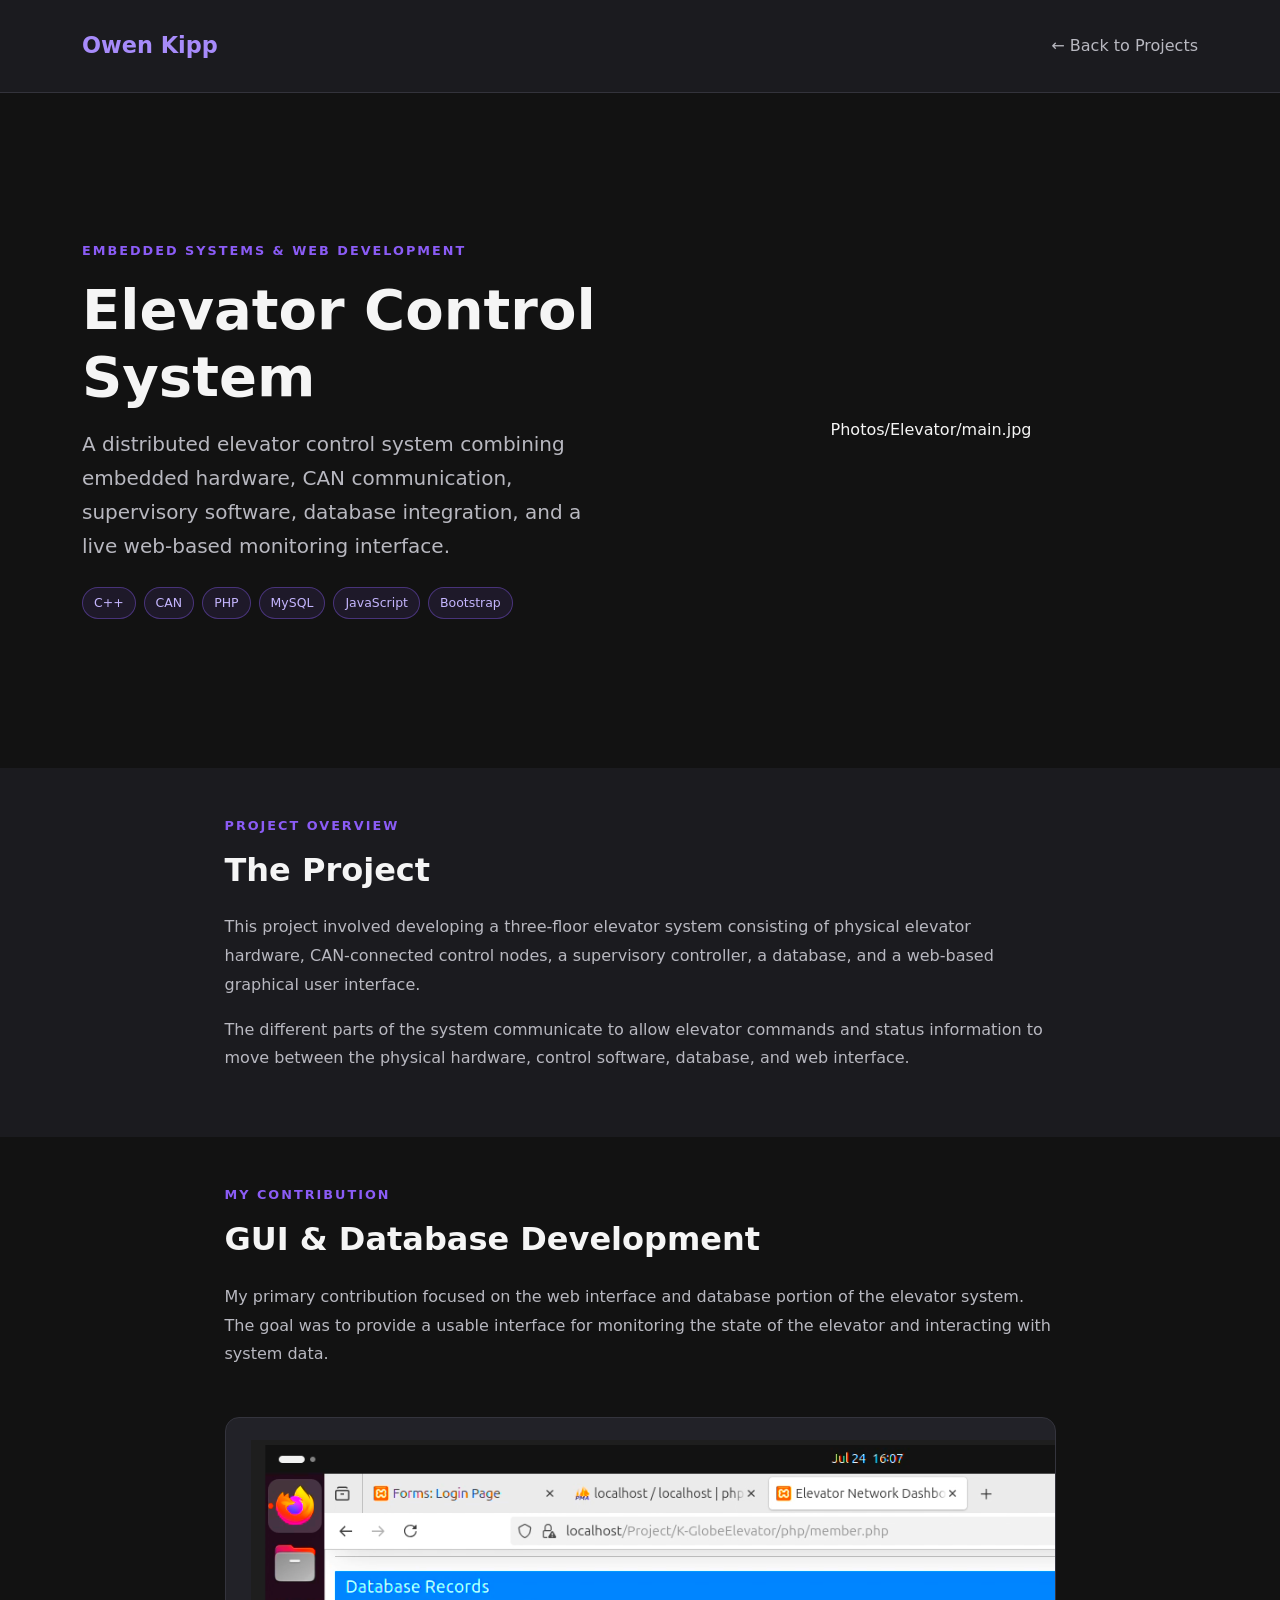
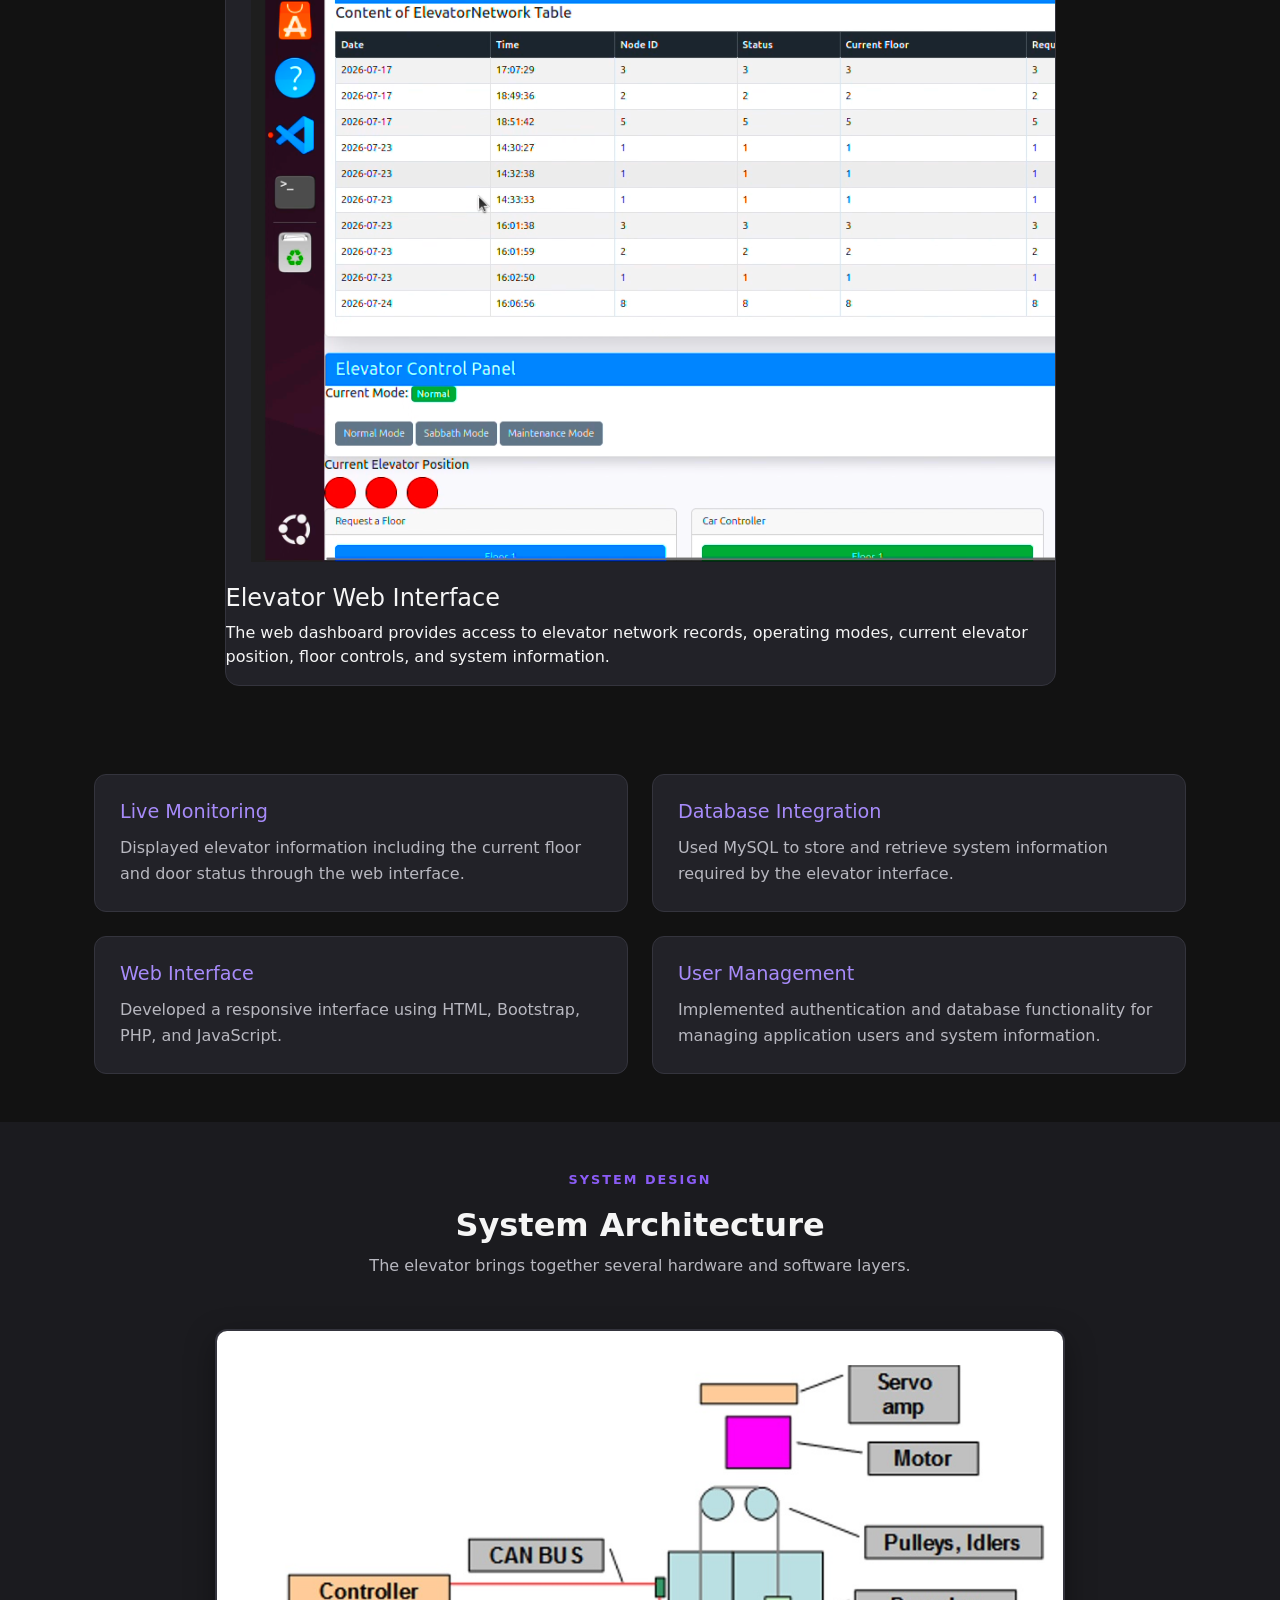
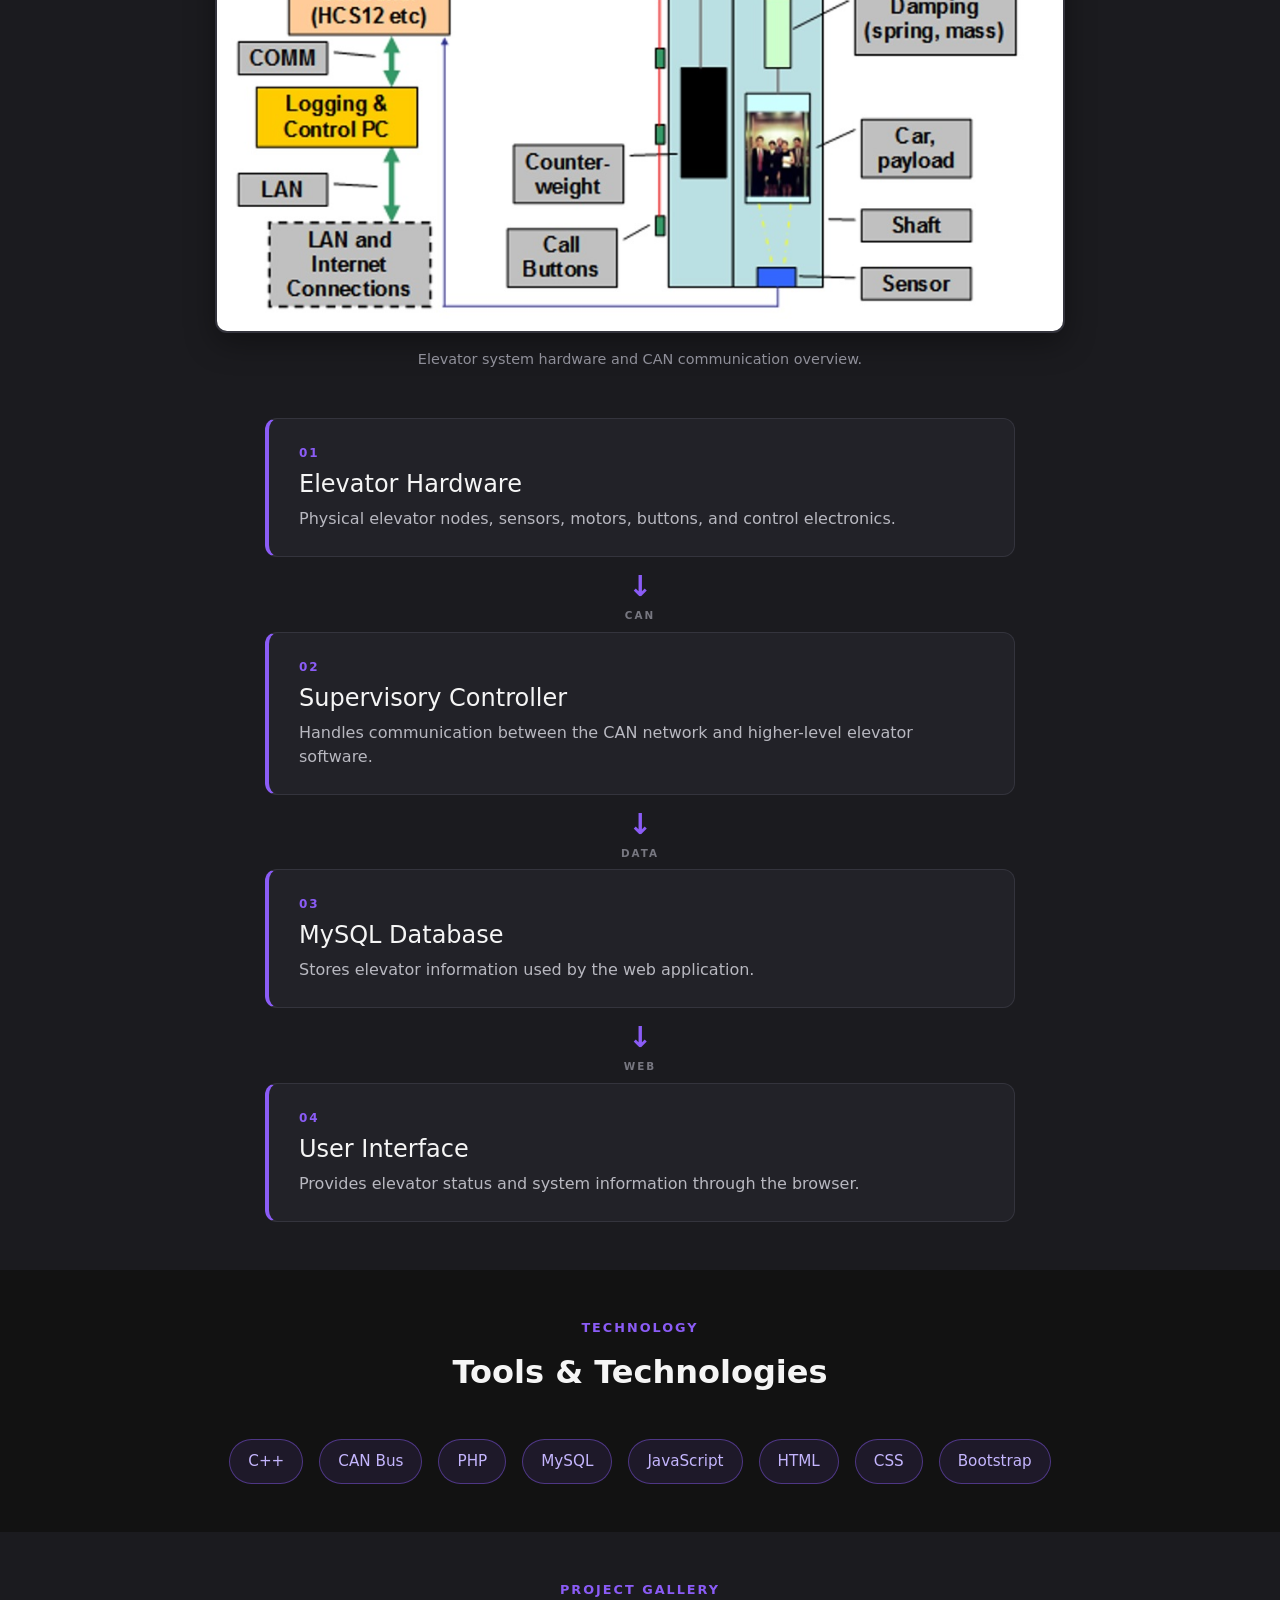
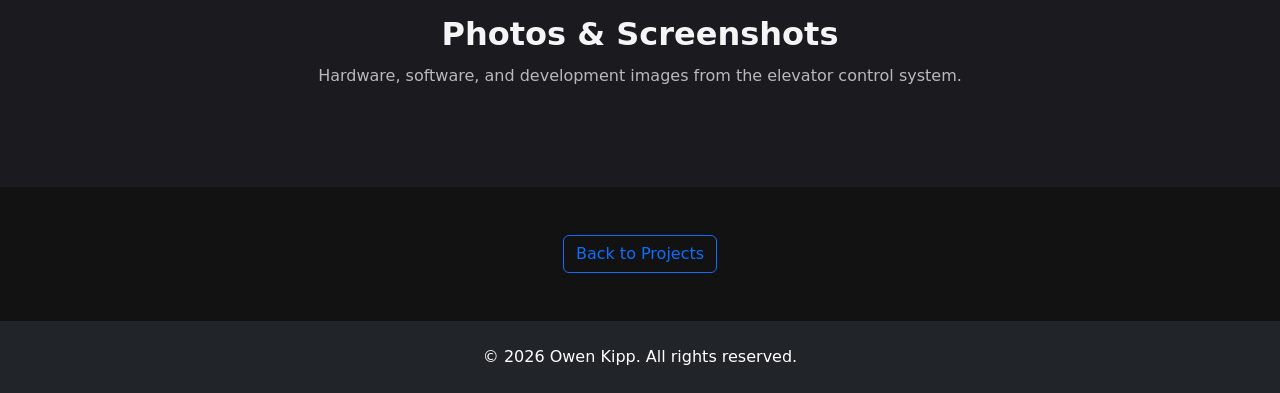
<file: Website/ProjectPages/elevatorpage.html>
<!doctype html>
<html lang="en">

<head>
    <meta charset="utf-8">
    <meta name="viewport" content="width=device-width, initial-scale=1">

    <title>Elevator Control System | Owen Kipp</title>

    <!-- Bootstrap -->
    <link
        href="https://cdn.jsdelivr.net/npm/bootstrap@5.3.8/dist/css/bootstrap.min.css"
        rel="stylesheet"
        integrity="sha384-sRIl4kxILFvY47J16cr9ZwB07vP4J8+LH7qKQnuqkuIAvNWLzeN8tE5YBujZqJLB"
        crossorigin="anonymous"
    >

    <!-- Custom CSS -->
    <link rel="stylesheet" href="../css/style.css">
</head>

<body>

<!-- Project Navbar -->
<nav class="navbar project-navbar border-bottom">
    <div class="container py-3">

        <a href="../index.html" class="navbar-brand fw-bold">
            Owen Kipp
        </a>

        <a href="../index.html" class="back-link">
            ← Back to Projects
        </a>

    </div>
</nav>


    <!-- Project Hero -->
    <section class="project-page-hero py-5">

        <div class="container">

            <div class="row align-items-center g-5">

                <!-- Project Information -->
                <div class="col-lg-6">

                    <p class="section-label">
                        EMBEDDED SYSTEMS & WEB DEVELOPMENT
                    </p>

                    <h1 class="display-4 fw-bold mb-3">
                        Elevator Control System
                    </h1>

                    <p class="lead project-page-description">
                        A distributed elevator control system combining
                        embedded hardware, CAN communication, supervisory
                        software, database integration, and a live web-based
                        monitoring interface.
                    </p>

                    <!-- Technologies -->
                    <div class="d-flex flex-wrap gap-2 mt-4">

                        <span class="project-badge">C++</span>
                        <span class="project-badge">CAN</span>
                        <span class="project-badge">PHP</span>
                        <span class="project-badge">MySQL</span>
                        <span class="project-badge">JavaScript</span>
                        <span class="project-badge">Bootstrap</span>

                    </div>

                </div>


                <!-- Main Project Image -->
                <div class="col-lg-6 text-center">

                    Photos/Elevator/main.jpg

                </div>

            </div>

        </div>

    </section>


    <!-- Overview -->
    <section class="project-section project-section-alt py-5">

        <div class="container">

            <div class="row justify-content-center">

                <div class="col-lg-9">

                    <p class="section-label">
                        PROJECT OVERVIEW
                    </p>

                    <h2 class="fw-bold mb-4">
                        The Project
                    </h2>

                    <p class="project-page-text">
                        This project involved developing a three-floor elevator
                        system consisting of physical elevator hardware,
                        CAN-connected control nodes, a supervisory controller,
                        a database, and a web-based graphical user interface.
                    </p>

                    <p class="project-page-text">
                        The different parts of the system communicate to allow
                        elevator commands and status information to move between
                        the physical hardware, control software, database, and
                        web interface.
                    </p>

                </div>

            </div>

        </div>

    </section>


    <!-- My Contribution -->
    <section class="project-section py-5">

        <div class="container">

            <div class="row justify-content-center">

                <div class="col-lg-9">

                    <p class="section-label">
                        MY CONTRIBUTION
                    </p>

                    <h2 class="fw-bold mb-4">
                        GUI & Database Development
                    </h2>

                    <p class="project-page-text">
                        My primary contribution focused on the web interface
                        and database portion of the elevator system. The goal
                        was to provide a usable interface for monitoring the
                        state of the elevator and interacting with system data.
                    </p>

<div class="project-showcase my-5">

    <img src="../Photos/MainElevatorPage.png" div class=" project-showcase-caption">
    <h4>Elevator Web Interface</h4>

    <p>
        The web dashboard provides access to elevator network records,
        operating modes, current elevator position, floor controls,
        and system information.
    </p>
</div>

</div>

                    <div class="row g-4 mt-3">

                        <!-- Feature -->
                        <div class="col-md-6">
                            <div class="project-feature h-100">

                                <h4>
                                    Live Monitoring
                                </h4>

                                <p>
                                    Displayed elevator information including
                                    the current floor and door status through
                                    the web interface.
                                </p>

                            </div>
                        </div>


                        <!-- Feature -->
                        <div class="col-md-6">
                            <div class="project-feature h-100">

                                <h4>
                                    Database Integration
                                </h4>

                                <p>
                                    Used MySQL to store and retrieve system
                                    information required by the elevator
                                    interface.
                                </p>

                            </div>
                        </div>


                        <!-- Feature -->
                        <div class="col-md-6">
                            <div class="project-feature h-100">

                                <h4>
                                    Web Interface
                                </h4>

                                <p>
                                    Developed a responsive interface using
                                    HTML, Bootstrap, PHP, and JavaScript.
                                </p>

                            </div>
                        </div>


                        <!-- Feature -->
                        <div class="col-md-6">
                            <div class="project-feature h-100">

                                <h4>
                                    User Management
                                </h4>

                                <p>
                                    Implemented authentication and database
                                    functionality for managing application
                                    users and system information.
                                </p>

                            </div>
                        </div>

                    </div>

                </div>

            </div>

        </div>

    </section>


    <!-- System Architecture -->
    <section class="project-section project-section-alt py-5">

        <div class="container">

            <div class="text-center mb-5">

                <p class="section-label">
                    SYSTEM DESIGN
                </p>

                <h2 class="fw-bold">
                    System Architecture
                </h2>

                <p class="project-page-text">
                    The elevator brings together several hardware and software
                    layers.
                </p>

                <div class="text-center my-5">

            <img src="../Photos/blockbreakdown.jpg" div class="architecture-image">
    <p class="image-caption mt-3">
        Elevator system hardware and CAN communication overview.
    </p>

</div>

            </div>


            <div class="architecture-layout">

                <div class="architecture-box">
                    <span class="architecture-number">01</span>

                    <h4>
                        Elevator Hardware
                    </h4>

                    <p>
                        Physical elevator nodes, sensors, motors, buttons,
                        and control electronics.
                    </p>
                </div>


                <div class="architecture-arrow">
                    ↓
                    <span>CAN</span>
                </div>


                <div class="architecture-box">
                    <span class="architecture-number">02</span>

                    <h4>
                        Supervisory Controller
                    </h4>

                    <p>
                        Handles communication between the CAN network and
                        higher-level elevator software.
                    </p>
                </div>


                <div class="architecture-arrow">
                    ↓
                    <span>DATA</span>
                </div>


                <div class="architecture-box">
                    <span class="architecture-number">03</span>

                    <h4>
                        MySQL Database
                    </h4>

                    <p>
                        Stores elevator information used by the web
                        application.
                    </p>
                </div>


                <div class="architecture-arrow">
                    ↓
                    <span>WEB</span>
                </div>


                <div class="architecture-box">
                    <span class="architecture-number">04</span>

                    <h4>
                        User Interface
                    </h4>

                    <p>
                        Provides elevator status and system information through
                        the browser.
                    </p>
                </div>

            </div>

        </div>

    </section>


<!-- Technology Section -->
<section class="project-section py-5">

    <div class="container">

        <div class="text-center mb-5">

            <p class="section-label">
                TECHNOLOGY
            </p>

            <h2 class="fw-bold">
                Tools & Technologies
            </h2>

        </div>

        <div class="d-flex justify-content-center flex-wrap gap-3">

            <span class="project-tech-large">C++</span>
            <span class="project-tech-large">CAN Bus</span>
            <span class="project-tech-large">PHP</span>
            <span class="project-tech-large">MySQL</span>
            <span class="project-tech-large">JavaScript</span>
            <span class="project-tech-large">HTML</span>
            <span class="project-tech-large">CSS</span>
            <span class="project-tech-large">Bootstrap</span>

        </div>

    </div>

</section>


<!-- Project Gallery -->
<section class="project-section project-section-alt py-5">

    <div class="container">

        <div class="text-center mb-5">

            <p class="section-label">
                PROJECT GALLERY
            </p>

            <h2 class="fw-bold">
                Photos & Screenshots
            </h2>

            <p class="project-page-text">
                Hardware, software, and development images from the
                elevator control system.
            </p>

        </div>

        <!-- We will add the gallery images here -->

    </div>

</section>


<!-- Back to Projects -->
<section class="project-section py-5">

    <div class="container text-center">

        <a href="../index.html#projects" class="btn btn-outline-primary">
            Back to Projects
        </a>

    </div>

</section>


<!-- Footer -->
<footer class="bg-dark text-white py-4">

    <div class="container text-center">

        <p class="mb-0">
            &copy; 2026 Owen Kipp. All rights reserved.
        </p>

    </div>

</footer>


<!-- Bootstrap JavaScript -->
<script
    src="https://cdn.jsdelivr.net/npm/bootstrap@5.3.8/dist/js/bootstrap.bundle.min.js"
    integrity="sha384-FKyoEForCGlyvwx9Hj09JcYn3nv7wiPVlz7YYwJrWVcXK/BmnVDxM+D2scQbITxI"
    crossorigin="anonymous">
</script>

</body>

</html>
</file>
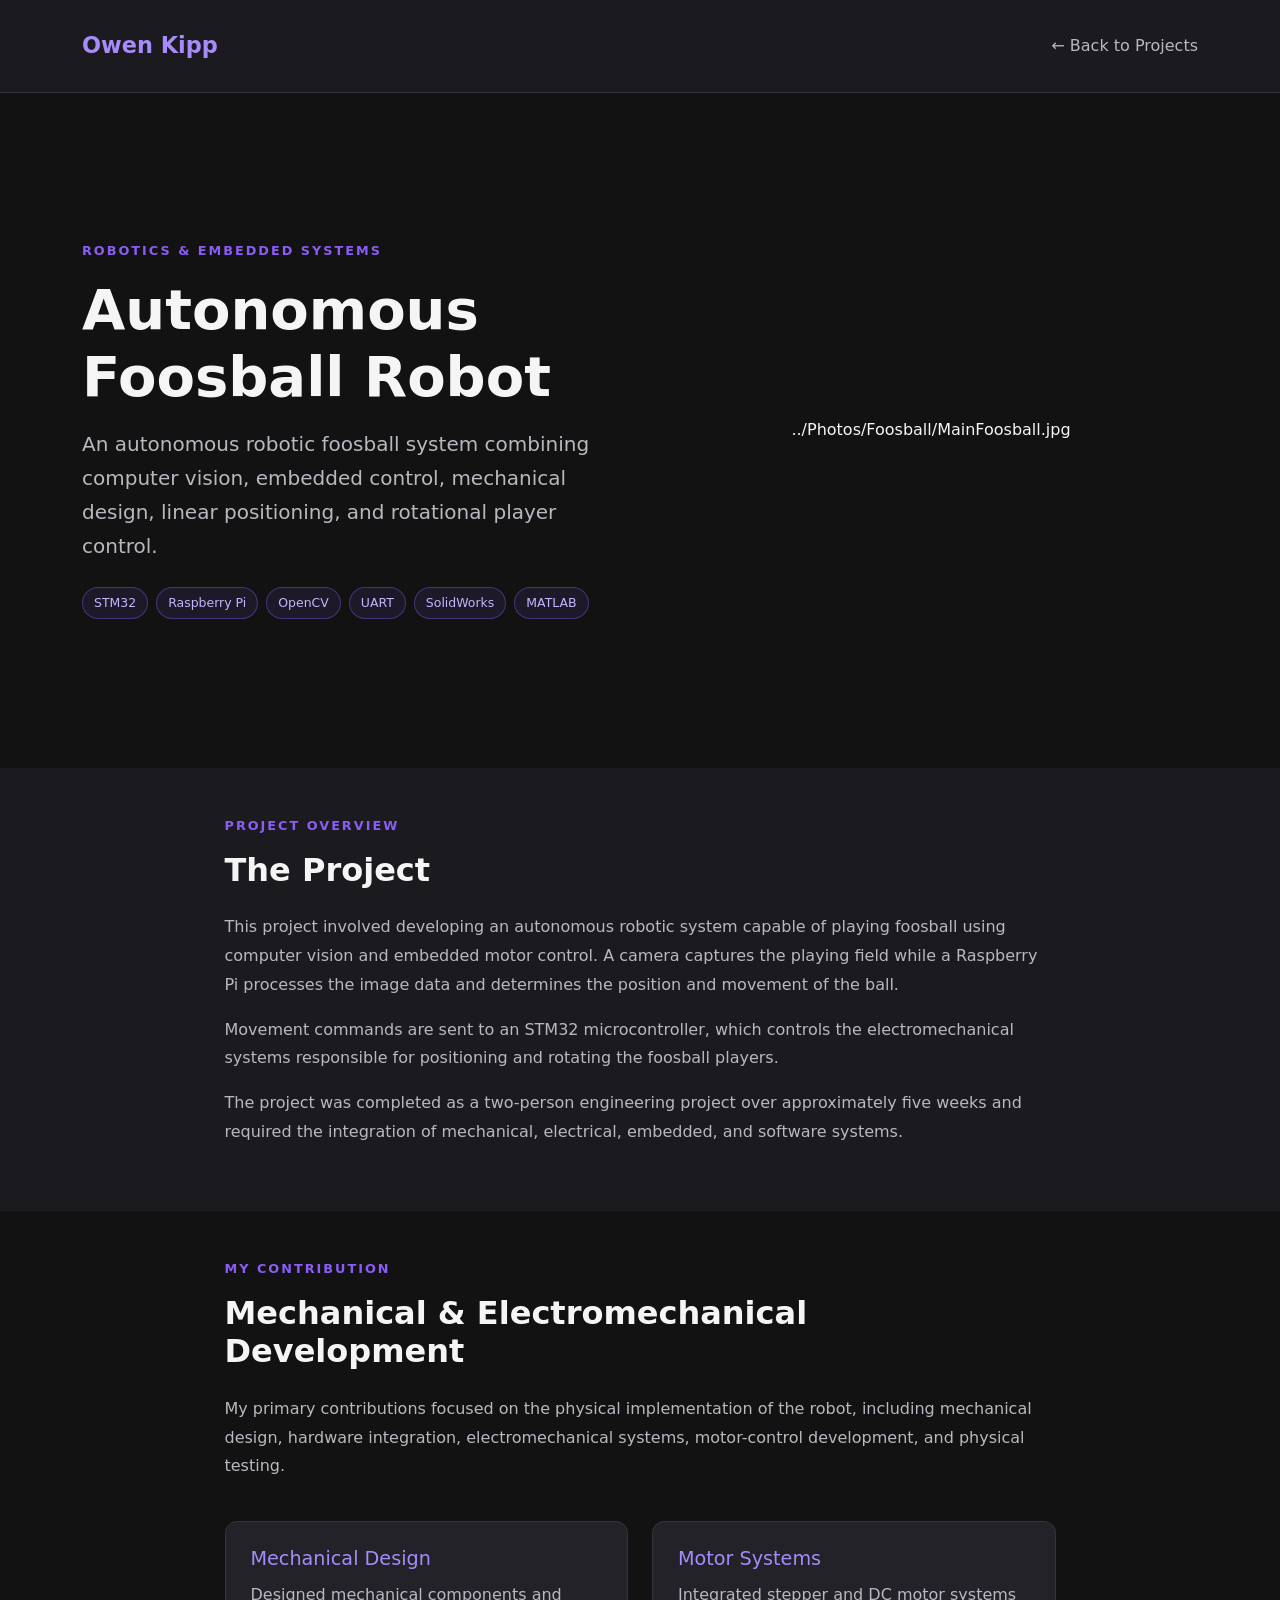
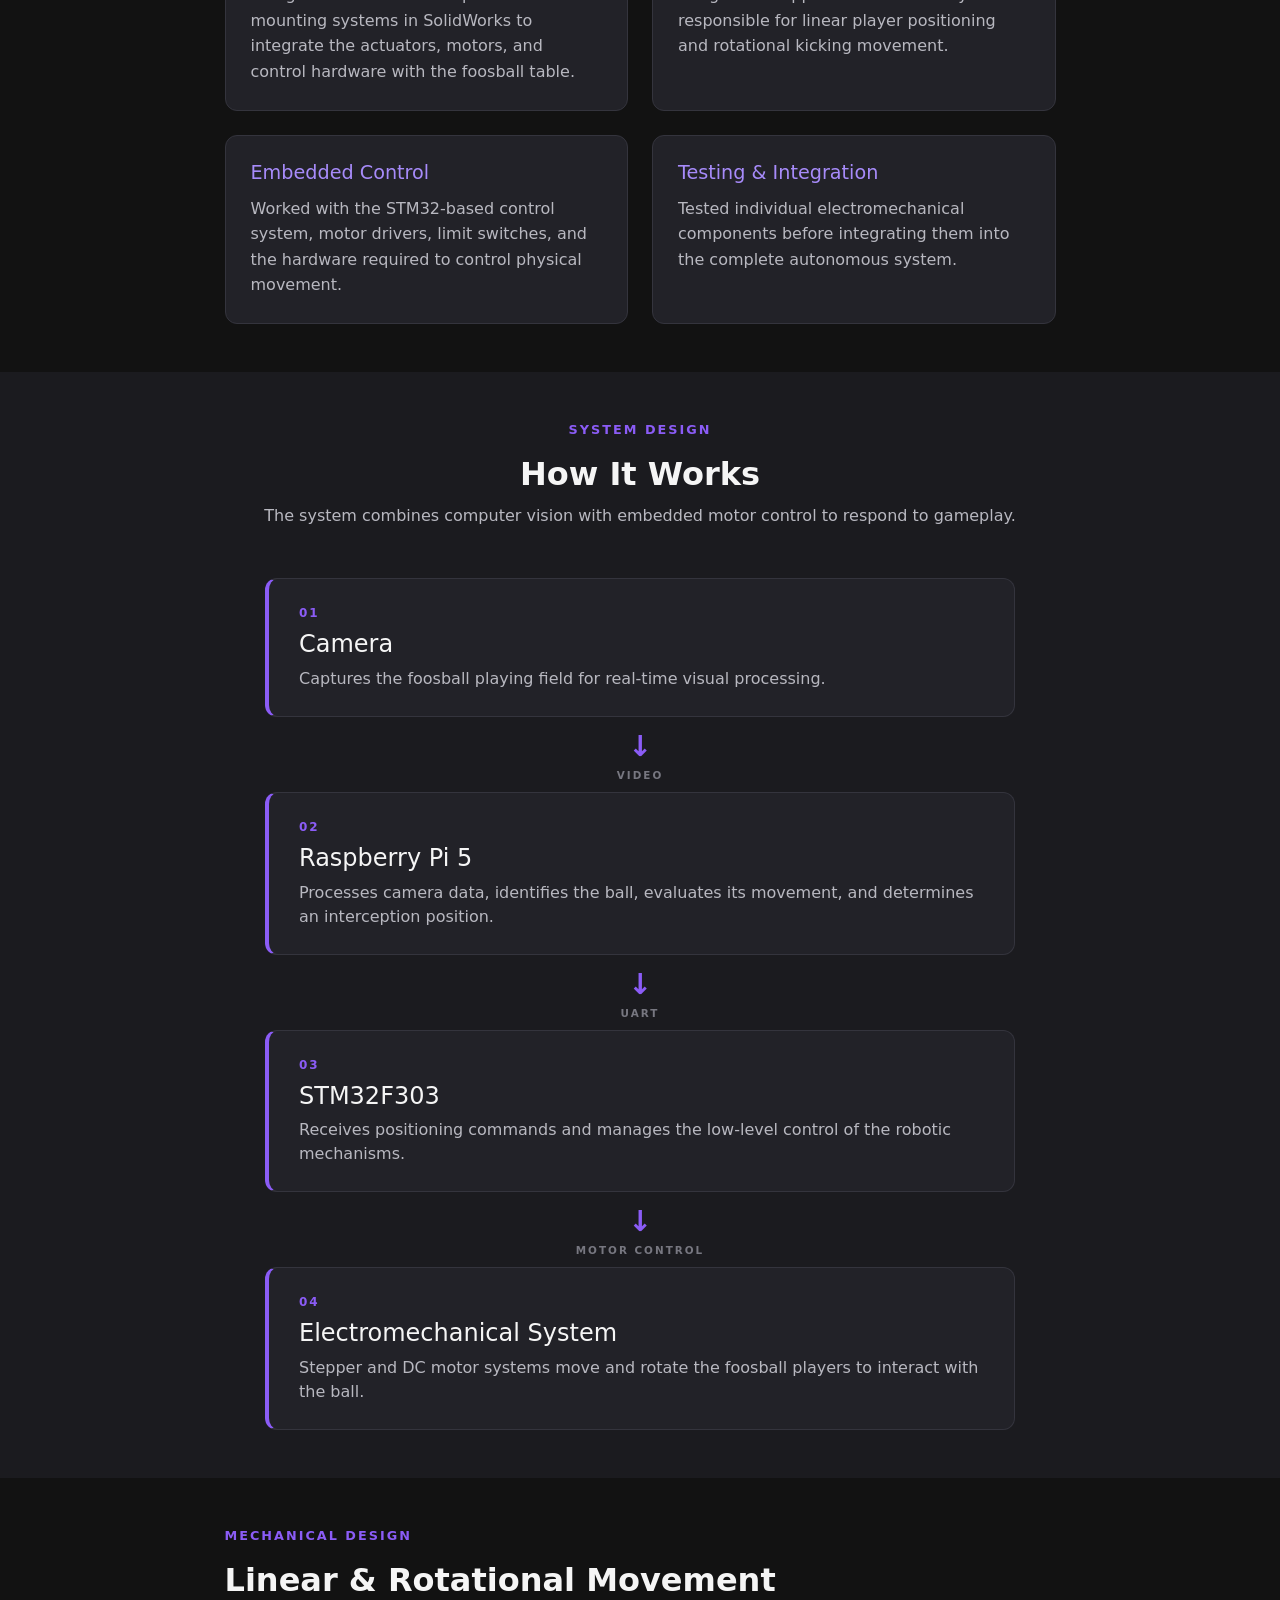
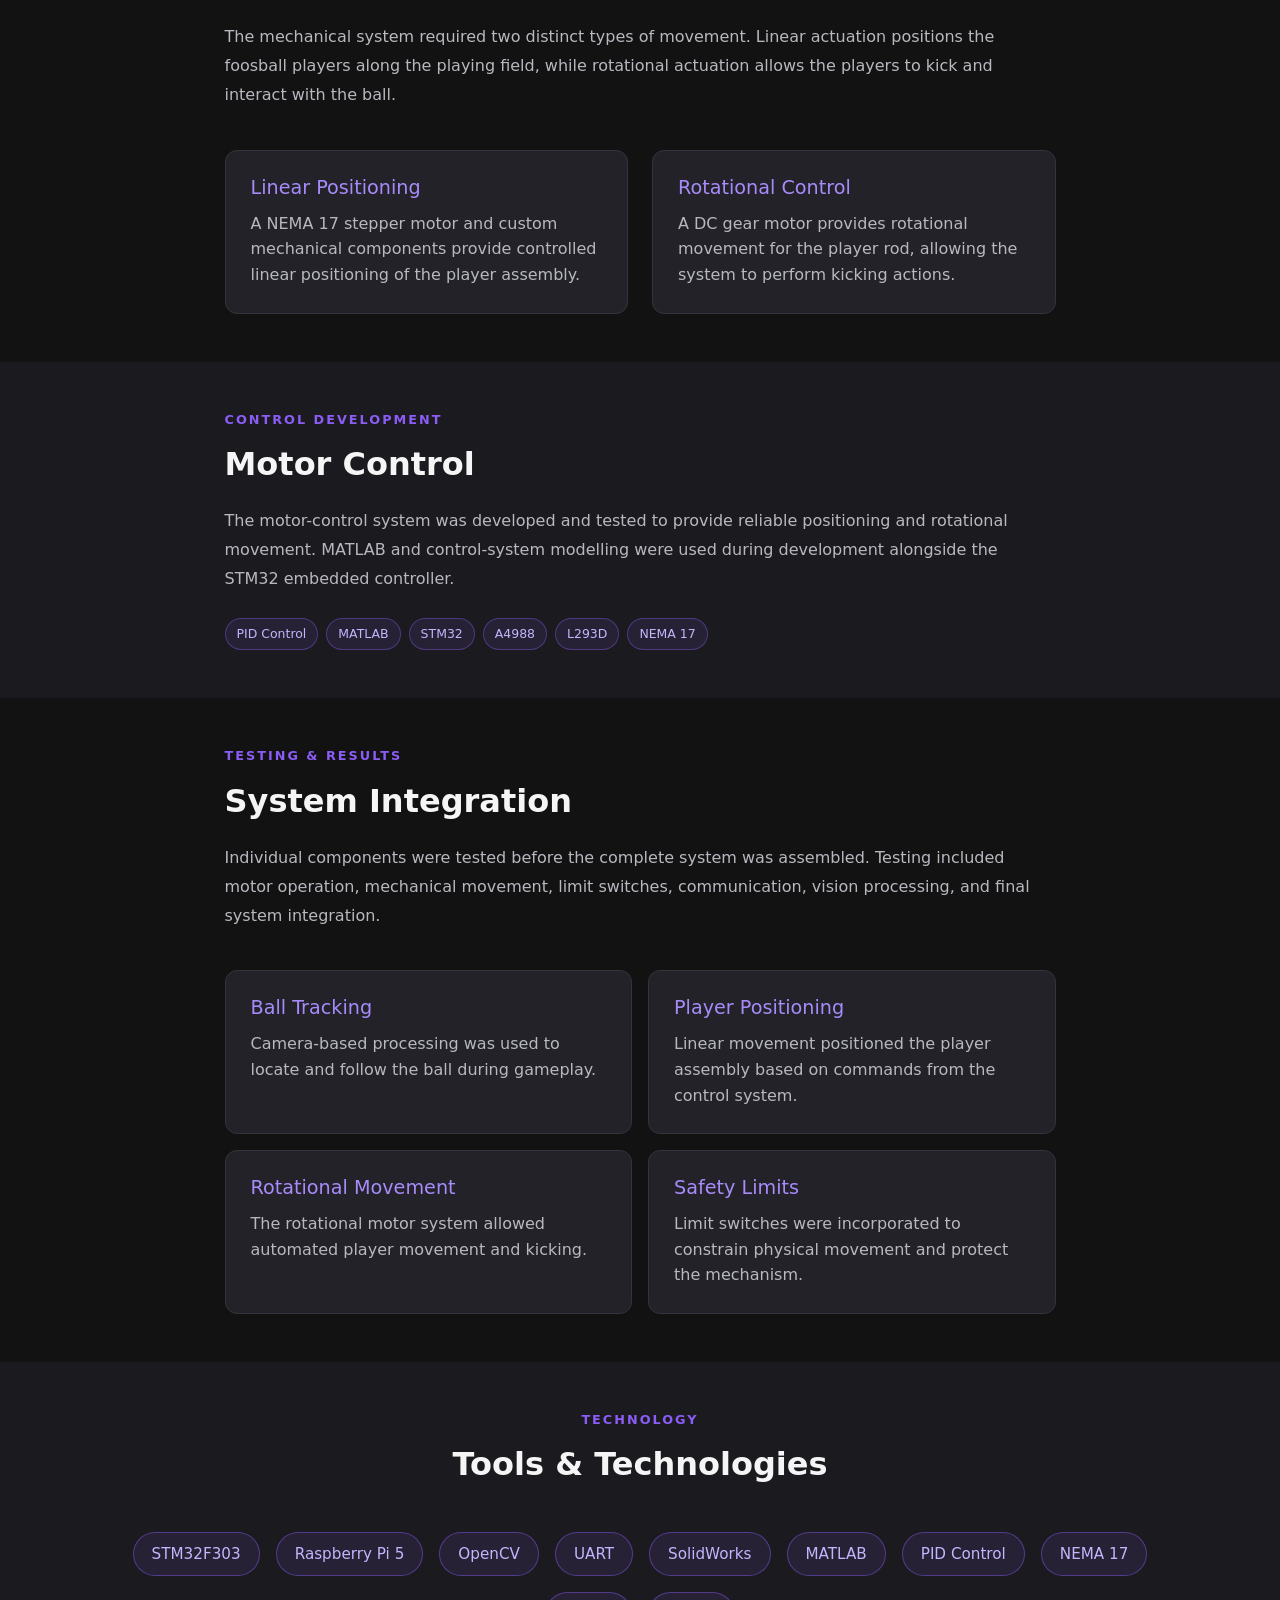
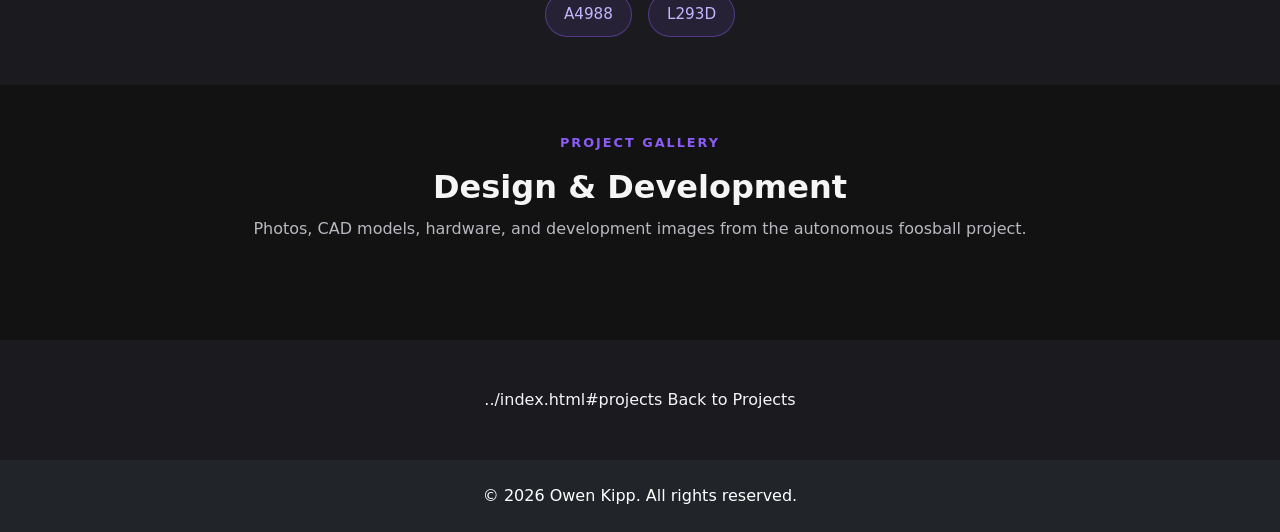
<file: Website/ProjectPages/foosballpage.html>
<!doctype html>
<html lang="en">

<head>
    <meta charset="utf-8">
    <meta name="viewport" content="width=device-width, initial-scale=1">

    <title>Autonomous Foosball Robot | Owen Kipp</title>

    <!-- Bootstrap -->
    <link
        href="https://cdn.jsdelivr.net/npm/bootstrap@5.3.8/dist/css/bootstrap.min.css"
        rel="stylesheet"
        integrity="sha384-sRIl4kxILFvY47J16cr9ZwB07vP4J8+LH7qKQnuqkuIAvNWLzeN8tE5YBujZqJLB"
        crossorigin="anonymous"
    >

    <!-- Custom CSS -->
    <link rel="stylesheet" href="../css/style.css">
</head>


<body>

<!-- Project Navbar -->
<nav class="navbar project-navbar border-bottom">
    <div class="container py-3">

        <a href="../index.html" class="navbar-brand fw-bold">
            Owen Kipp
        </a>

        <a href="../index.html" class="back-link">
            ← Back to Projects
        </a>

    </div>
</nav>


    <!-- Project Hero -->
    <section class="project-page-hero py-5">
        <div class="container">

            <div class="row align-items-center g-5">

                <!-- Left Side -->
                <div class="col-lg-6">

                    <p class="section-label">
                        ROBOTICS & EMBEDDED SYSTEMS
                    </p>

                    <h1 class="display-4 fw-bold mb-3">
                        Autonomous Foosball Robot
                    </h1>

                    <p class="lead project-page-description">
                        An autonomous robotic foosball system combining
                        computer vision, embedded control, mechanical design,
                        linear positioning, and rotational player control.
                    </p>

                    <div class="d-flex flex-wrap gap-2 mt-4">

                        <span class="project-badge">STM32</span>
                        <span class="project-badge">Raspberry Pi</span>
                        <span class="project-badge">OpenCV</span>
                        <span class="project-badge">UART</span>
                        <span class="project-badge">SolidWorks</span>
                        <span class="project-badge">MATLAB</span>

                    </div>

                </div>


                <!-- Right Side -->
                <div class="col-lg-6 text-center">

                    ../Photos/Foosball/MainFoosball.jpg

                </div>

            </div>

        </div>
    </section>


    <!-- Project Overview -->
    <section class="project-section project-section-alt py-5">
        <div class="container">

            <div class="row justify-content-center">
                <div class="col-lg-9">

                    <p class="section-label">
                        PROJECT OVERVIEW
                    </p>

                    <h2 class="fw-bold mb-4">
                        The Project
                    </h2>

                    <p class="project-page-text">
                        This project involved developing an autonomous robotic
                        system capable of playing foosball using computer vision
                        and embedded motor control. A camera captures the playing
                        field while a Raspberry Pi processes the image data and
                        determines the position and movement of the ball.
                    </p>

                    <p class="project-page-text">
                        Movement commands are sent to an STM32 microcontroller,
                        which controls the electromechanical systems responsible
                        for positioning and rotating the foosball players.
                    </p>

                    <p class="project-page-text">
                        The project was completed as a two-person engineering
                        project over approximately five weeks and required the
                        integration of mechanical, electrical, embedded, and
                        software systems.
                    </p>

                </div>
            </div>

        </div>
    </section>


    <!-- My Contribution -->
    <section class="project-section py-5">
        <div class="container">

            <div class="row justify-content-center">
                <div class="col-lg-9">

                    <p class="section-label">
                        MY CONTRIBUTION
                    </p>

                    <h2 class="fw-bold mb-4">
                        Mechanical & Electromechanical Development
                    </h2>

                    <p class="project-page-text">
                        My primary contributions focused on the physical
                        implementation of the robot, including mechanical
                        design, hardware integration, electromechanical systems,
                        motor-control development, and physical testing.
                    </p>


                    <div class="row g-4 mt-3">

                        <!-- Mechanical Design -->
                        <div class="col-md-6">
                            <div class="project-feature h-100">

                                <h4>
                                    Mechanical Design
                                </h4>

                                <p>
                                    Designed mechanical components and mounting
                                    systems in SolidWorks to integrate the
                                    actuators, motors, and control hardware
                                    with the foosball table.
                                </p>

                            </div>
                        </div>


                        <!-- Motor Systems -->
                        <div class="col-md-6">
                            <div class="project-feature h-100">

                                <h4>
                                    Motor Systems
                                </h4>

                                <p>
                                    Integrated stepper and DC motor systems
                                    responsible for linear player positioning
                                    and rotational kicking movement.
                                </p>

                            </div>
                        </div>


                        <!-- Embedded Control -->
                        <div class="col-md-6">
                            <div class="project-feature h-100">

                                <h4>
                                    Embedded Control
                                </h4>

                                <p>
                                    Worked with the STM32-based control system,
                                    motor drivers, limit switches, and the
                                    hardware required to control physical
                                    movement.
                                </p>

                            </div>
                        </div>


                        <!-- Testing -->
                        <div class="col-md-6">
                            <div class="project-feature h-100">

                                <h4>
                                    Testing & Integration
                                </h4>

                                <p>
                                    Tested individual electromechanical
                                    components before integrating them into
                                    the complete autonomous system.
                                </p>

                            </div>
                        </div>

                    </div>

                </div>
            </div>

        </div>
    </section>


    <!-- System Architecture -->
    <section class="project-section project-section-alt py-5">
        <div class="container">

            <div class="text-center mb-5">

                <p class="section-label">
                    SYSTEM DESIGN
                </p>

                <h2 class="fw-bold">
                    How It Works
                </h2>

                <p class="project-page-text">
                    The system combines computer vision with embedded
                    motor control to respond to gameplay.
                </p>

            </div>


            <div class="architecture-layout">

                <!-- Camera -->
                <div class="architecture-box">

                    <span class="architecture-number">
                        01
                    </span>

                    <h4>
                        Camera
                    </h4>

                    <p>
                        Captures the foosball playing field for real-time
                        visual processing.
                    </p>

                </div>


                <div class="architecture-arrow">
                    &darr;
                    <span>VIDEO</span>
                </div>


                <!-- Raspberry Pi -->
                <div class="architecture-box">

                    <span class="architecture-number">
                        02
                    </span>

                    <h4>
                        Raspberry Pi 5
                    </h4>

                    <p>
                        Processes camera data, identifies the ball,
                        evaluates its movement, and determines an
                        interception position.
                    </p>

                </div>


                <div class="architecture-arrow">
                    &darr;
                    <span>UART</span>
                </div>


                <!-- STM32 -->
                <div class="architecture-box">

                    <span class="architecture-number">
                        03
                    </span>

                    <h4>
                        STM32F303
                    </h4>

                    <p>
                        Receives positioning commands and manages the
                        low-level control of the robotic mechanisms.
                    </p>

                </div>


                <div class="architecture-arrow">
                    &darr;
                    <span>MOTOR CONTROL</span>
                </div>


                <!-- Motors -->
                <div class="architecture-box">

                    <span class="architecture-number">
                        04
                    </span>

                    <h4>
                        Electromechanical System
                    </h4>

                    <p>
                        Stepper and DC motor systems move and rotate the
                        foosball players to interact with the ball.
                    </p>

                </div>

            </div>

        </div>
    </section>


    <!-- Mechanical System -->
    <section class="project-section py-5">
        <div class="container">

            <div class="row justify-content-center">
                <div class="col-lg-9">

                    <p class="section-label">
                        MECHANICAL DESIGN
                    </p>

                    <h2 class="fw-bold mb-4">
                        Linear & Rotational Movement
                    </h2>

                    <p class="project-page-text">
                        The mechanical system required two distinct types
                        of movement. Linear actuation positions the foosball
                        players along the playing field, while rotational
                        actuation allows the players to kick and interact
                        with the ball.
                    </p>


                    <div class="row g-4 mt-3">

                        <div class="col-md-6">

                            <div class="project-feature h-100">

                                <h4>
                                    Linear Positioning
                                </h4>

                                <p>
                                    A NEMA 17 stepper motor and custom
                                    mechanical components provide controlled
                                    linear positioning of the player assembly.
                                </p>

                            </div>

                        </div>


                        <div class="col-md-6">

                            <div class="project-feature h-100">

                                <h4>
                                    Rotational Control
                                </h4>

                                <p>
                                    A DC gear motor provides rotational movement
                                    for the player rod, allowing the system to
                                    perform kicking actions.
                                </p>

                            </div>

                        </div>

                    </div>

                </div>
            </div>

        </div>
    </section>


    <!-- Control Development -->
    <section class="project-section project-section-alt py-5">
        <div class="container">

            <div class="row justify-content-center">
                <div class="col-lg-9">

                    <p class="section-label">
                        CONTROL DEVELOPMENT
                    </p>

                    <h2 class="fw-bold mb-4">
                        Motor Control
                    </h2>

                    <p class="project-page-text">
                        The motor-control system was developed and tested
                        to provide reliable positioning and rotational
                        movement. MATLAB and control-system modelling were
                        used during development alongside the STM32
                        embedded controller.
                    </p>

                    <div class="d-flex flex-wrap gap-2 mt-4">

                        <span class="project-badge">PID Control</span>
                        <span class="project-badge">MATLAB</span>
                        <span class="project-badge">STM32</span>
                        <span class="project-badge">A4988</span>
                        <span class="project-badge">L293D</span>
                        <span class="project-badge">NEMA 17</span>

                    </div>

                </div>
            </div>

        </div>
    </section>


    <!-- Testing and Results -->
    <section class="project-section py-5">
        <div class="container">

            <div class="row justify-content-center">
                <div class="col-lg-9">

                    <p class="section-label">
                        TESTING & RESULTS
                    </p>

                    <h2 class="fw-bold mb-4">
                        System Integration
                    </h2>

                    <p class="project-page-text">
                        Individual components were tested before the complete
                        system was assembled. Testing included motor operation,
                        mechanical movement, limit switches, communication,
                        vision processing, and final system integration.
                    </p>


                    <div class="row g-3 mt-4">

                        <div class="col-md-6">
                            <div class="project-feature h-100">
                                <h4>Ball Tracking</h4>
                                <p>
                                    Camera-based processing was used to locate
                                    and follow the ball during gameplay.
                                </p>
                            </div>
                        </div>

                        <div class="col-md-6">
                            <div class="project-feature h-100">
                                <h4>Player Positioning</h4>
                                <p>
                                    Linear movement positioned the player
                                    assembly based on commands from the
                                    control system.
                                </p>
                            </div>
                        </div>

                        <div class="col-md-6">
                            <div class="project-feature h-100">
                                <h4>Rotational Movement</h4>
                                <p>
                                    The rotational motor system allowed
                                    automated player movement and kicking.
                                </p>
                            </div>
                        </div>

                        <div class="col-md-6">
                            <div class="project-feature h-100">
                                <h4>Safety Limits</h4>
                                <p>
                                    Limit switches were incorporated to
                                    constrain physical movement and protect
                                    the mechanism.
                                </p>
                            </div>
                        </div>

                    </div>

                </div>
            </div>

        </div>
    </section>


    <!-- Technologies -->
    <section class="project-section project-section-alt py-5">
        <div class="container">

            <div class="text-center mb-5">

                <p class="section-label">
                    TECHNOLOGY
                </p>

                <h2 class="fw-bold">
                    Tools & Technologies
                </h2>

            </div>


            <div class="d-flex justify-content-center flex-wrap gap-3">

                <span class="project-tech-large">STM32F303</span>
                <span class="project-tech-large">Raspberry Pi 5</span>
                <span class="project-tech-large">OpenCV</span>
                <span class="project-tech-large">UART</span>
                <span class="project-tech-large">SolidWorks</span>
                <span class="project-tech-large">MATLAB</span>
                <span class="project-tech-large">PID Control</span>
                <span class="project-tech-large">NEMA 17</span>
                <span class="project-tech-large">A4988</span>
                <span class="project-tech-large">L293D</span>

            </div>

        </div>
    </section>


    <!-- Gallery -->
    <section class="project-section py-5">
        <div class="container">

            <div class="text-center mb-5">

                <p class="section-label">
                    PROJECT GALLERY
                </p>

                <h2 class="fw-bold">
                    Design & Development
                </h2>

                <p class="project-page-text">
                    Photos, CAD models, hardware, and development images
                    from the autonomous foosball project.
                </p>

            </div>

            <!-- Add project photos here later -->

        </div>
    </section>


    <!-- Back to Projects -->
    <section class="project-section project-section-alt py-5">
        <div class="container text-center">

            ../index.html#projects
                Back to Projects
            </a>

        </div>
    </section>


    <!-- Footer -->
    <footer class="bg-dark text-white py-4">
        <div class="container text-center">

            <p class="mb-0">
                &copy; 2026 Owen Kipp. All rights reserved.
            </p>

        </div>
    </footer>


    <!-- Bootstrap JavaScript -->
    <script
        src="https://cdn.jsdelivr.net/npm/bootstrap@5.3.8/dist/js/bootstrap.bundle.min.js"
        integrity="sha384-FKyoEForCGlyvwx9Hj09JcYn3nv7wiPVlz7YYwJrWVcXK/BmnVDxM+D2scQbITxI"
        crossorigin="anonymous"
    ></script>

</body>

</html>
</file>
<file: Website/css/style.css>
/* Main Page */

body {
    background-color: #121212;
    color: #f5f5f5;
}


/* Navbar */

.navbar {
    background-color: #1b1b1f !important;
    border-color: #33333b !important;
}

.navbar-brand {
    color: #a78bfa !important;
}

.navbar .nav-link {
    color: #f5f5f5 !important;
}

.navbar .nav-link:hover {
    color: #a78bfa !important;
}


/* Hero Section */

#home {
    background-color: #121212;
}

#home h1 {
    color: #f5f5f5;
}

#home h2 {
    color: #a78bfa !important;
}

#home p {
    color: #b8b8c0;
}


/* Purple Buttons */

.btn-primary {
    background-color: #8b5cf6;
    border-color: #8b5cf6;
}

.btn-primary:hover {
    background-color: #a78bfa;
    border-color: #a78bfa;
}


/* About Section */

#about {
    background-color: #1b1b1f !important;
}

#about h2 {
    color: #a78bfa;
}

#about p {
    color: #b8b8c0 !important;
}


/* Projects Section */

#projects {
    background-color: #121212;
}

#projects h2 {
    color: #a78bfa;
}

#projects .card {
    background-color: #24242b;
    color: #f5f5f5;
    border: 1px solid #33333b;
}

#projects .card-footer {
    background-color: #24242b !important;
}

#projects .card-text {
    color: #b8b8c0;
}


/* Skills Section */

#skills {
    background-color: #1b1b1f !important;
}

#skills h2 {
    color: #a78bfa;
}

#skills .card {
    background-color: #24242b;
    color: #f5f5f5;
    border: 1px solid #33333b;
}

#skills .card-text {
    color: #b8b8c0 !important;
}


/* Contact Section */

#contact {
    background-color: #121212;
}

#contact h2 {
    color: #a78bfa;
}

#contact p {
    color: #b8b8c0 !important;
}


/* Footer */

footer {
    background-color: #0a0a0c !important;
}

footer a {
    color: #b8b8c0 !important;
}

footer a:hover {
    color: #a78bfa !important;
}

/* Hero Improvements */

.hero-section {
    min-height: 85vh;
    display: flex;
    align-items: center;
}

.min-vh-75 {
    min-height: 75vh;
}

.hero-intro {
    color: #a78bfa;
    font-size: 1.2rem;
    font-weight: 500;
}

.purple-text {
    color: #8b5cf6;
}

.hero-description {
    color: #b8b8c0;
    max-width: 550px;
}

.btn-primary {
    background-color: #8b5cf6;
    border-color: #8b5cf6;
}

.btn-primary:hover {
    background-color: #7c3aed;
    border-color: #7c3aed;
}

.btn-outline-purple {
    color: #a78bfa;
    border: 2px solid #8b5cf6;
}

.btn-outline-purple:hover {
    color: #ffffff;
    background-color: #8b5cf6;
    border-color: #8b5cf6;
}

.profile-image {
    width: 350px;
    height: 350px;
    max-width: 100%;
    object-fit: cover;
    border-radius: 50%;
    border: 4px solid #8b5cf6;
    box-shadow: 0 0 35px rgba(139, 92, 246, 0.35);
}

/* =========================
   Skills Section
========================= */

#skills {
    background-color: #18181d !important;
    padding-top: 90px !important;
    padding-bottom: 90px !important;
}

#skills h2 {
    color: #f5f5f5;
    font-size: 2.5rem;
    margin-bottom: 12px;
}

#skills .text-secondary {
    color: #9d9da8 !important;
}


/* =========================
   Skills Accordion
========================= */

.skills-accordion {
    max-width: 900px;
    margin: 0 auto;
}

.skills-accordion .accordion-item {
    background-color: #222228;
    border: 1px solid #34343d;
    border-radius: 12px;
    margin-bottom: 16px;
    overflow: hidden;

    transition:
        border-color 0.25s ease,
        transform 0.25s ease,
        box-shadow 0.25s ease;
}


/* Hover Effect */

.skills-accordion .accordion-item:hover {
    border-color: #8b5cf6;
    transform: translateY(-2px);
    box-shadow: 0 8px 25px rgba(139, 92, 246, 0.12);
}


/* Accordion Button */

.skills-accordion .accordion-button {
    background-color: #222228;
    color: #f5f5f5;

    font-size: 1.15rem;
    font-weight: 600;

    padding: 22px 24px;

    box-shadow: none;
}


/* Open Accordion */

.skills-accordion .accordion-button:not(.collapsed) {
    background-color: #292335;
    color: #a78bfa;
    box-shadow: none;
}


/* Remove Bootstrap Focus Glow */

.skills-accordion .accordion-button:focus {
    box-shadow: none;
    border-color: transparent;
}


/* Accordion Arrow */

.skills-accordion .accordion-button::after {
    filter: invert(1);
}

.skills-accordion .accordion-button:not(.collapsed)::after {
    filter:
        invert(52%)
        sepia(72%)
        saturate(1500%)
        hue-rotate(220deg);
}


/* Accordion Content */

.skills-accordion .accordion-body {
    background-color: #1e1e24;
    border-top: 1px solid #34343d;
    padding: 25px;
}


/* =========================
   Skill Badges
========================= */

.skill-badge {
    display: inline-block;

    background-color: rgba(139, 92, 246, 0.10);
    color: #c4b5fd;

    border: 1px solid rgba(139, 92, 246, 0.45);

    padding: 9px 16px;

    border-radius: 50px;

    font-size: 0.92rem;
    font-weight: 500;

    transition:
        background-color 0.2s ease,
        border-color 0.2s ease,
        transform 0.2s ease;
}


/* Badge Hover */

.skill-badge:hover {
    background-color: rgba(139, 92, 246, 0.22);
    border-color: #8b5cf6;
    transform: translateY(-2px);
}

/* =========================
   Project Cards
========================= */

.project-card {
    background-color: #222228 !important;
    color: #f5f5f5;

    border: 1px solid #34343d;
    border-radius: 14px;

    overflow: hidden;

    transition:
        transform 0.25s ease,
        border-color 0.25s ease,
        box-shadow 0.25s ease;
}


/* Card Hover */

.project-card:hover {
    transform: translateY(-6px);
    border-color: #8b5cf6;

    box-shadow:
        0 12px 35px rgba(0, 0, 0, 0.35),
        0 0 25px rgba(139, 92, 246, 0.12);
}


/* Project Image */

.project-image {
    width: 100%;
    height: 220px;

    object-fit: cover;

    border-bottom: 1px solid #34343d;
}


/* Card Content */

.project-card .card-body {
    padding: 25px;
}

.project-card .card-title {
    color: #f5f5f5;

    font-size: 1.4rem;
    font-weight: 700;

    margin-bottom: 15px;
}

.project-card .card-text {
    color: #b8b8c0;

    line-height: 1.6;

    margin-bottom: 20px;
}


/* Small Category Label */

.project-type {
    color: #a78bfa !important;

    font-size: 0.72rem;
    font-weight: 700;

    letter-spacing: 1.4px;

    margin-bottom: 8px;
}


/* Technology Badges */

.project-badge {
    background-color: rgba(139, 92, 246, 0.10);

    color: #c4b5fd;

    border: 1px solid rgba(139, 92, 246, 0.40);

    border-radius: 50px;

    padding: 6px 11px;

    font-size: 0.78rem;
    font-weight: 500;
}
/* =========================
   Project Detail Page
========================= */

.project-page-hero {
    min-height: 75vh;
    display: flex;
    align-items: center;
    background-color: #121212;
}

.project-page-description {
    color: #b8b8c0;
    line-height: 1.7;
    max-width: 600px;
}

.project-main-image {
    width: 100%;
    max-width: 600px;
    height: 400px;
    object-fit: cover;
    border-radius: 16px;
    border: 1px solid #34343d;

    box-shadow:
        0 15px 40px rgba(0, 0, 0, 0.4),
        0 0 30px rgba(139, 92, 246, 0.12);
}


/* Project Sections */

.project-section {
    background-color: #121212;
}

.project-section-alt {
    background-color: #18181d;
}

.project-section h2 {
    color: #f5f5f5;
}

.project-page-text {
    color: #b8b8c0;
    line-height: 1.8;
}


/* Feature Cards */

.project-feature {
    background-color: #222228;
    border: 1px solid #34343d;
    border-radius: 12px;
    padding: 25px;

    transition:
        transform 0.25s ease,
        border-color 0.25s ease,
        box-shadow 0.25s ease;
}

.project-feature:hover {
    transform: translateY(-4px);
    border-color: #8b5cf6;
    box-shadow: 0 10px 30px rgba(139, 92, 246, 0.10);
}

.project-feature h4 {
    color: #a78bfa;
    font-size: 1.2rem;
    margin-bottom: 12px;
}

.project-feature p {
    color: #b8b8c0;
    margin-bottom: 0;
    line-height: 1.6;
}


/* Architecture */

.architecture-layout {
    max-width: 750px;
    margin: 0 auto;
}

.architecture-box {
    background-color: #222228;

    border: 1px solid #34343d;
    border-left: 4px solid #8b5cf6;

    border-radius: 12px;

    padding: 25px 30px;
}

.architecture-box h4 {
    color: #f5f5f5;
    margin-bottom: 8px;
}

.architecture-box p {
    color: #b8b8c0;
    margin-bottom: 0;
}

.architecture-number {
    display: block;

    color: #8b5cf6;

    font-size: 0.75rem;
    font-weight: 700;

    letter-spacing: 2px;

    margin-bottom: 8px;
}

.architecture-arrow {
    color: #8b5cf6;

    text-align: center;

    font-size: 1.8rem;
    font-weight: bold;

    padding: 8px 0;
}

.architecture-arrow span {
    display: block;

    color: #777780;

    font-size: 0.65rem;

    letter-spacing: 2px;
}


/* Large Technology Badges */

.project-tech-large {
    background-color: rgba(139, 92, 246, 0.10);

    color: #c4b5fd;

    border: 1px solid rgba(139, 92, 246, 0.45);

    border-radius: 50px;

    padding: 10px 18px;

    font-size: 0.95rem;
    font-weight: 500;

    transition:
        transform 0.2s ease,
        background-color 0.2s ease,
        border-color 0.2s ease;
}

.project-tech-large:hover {
    transform: translateY(-2px);

    background-color: rgba(139, 92, 246, 0.20);

    border-color: #8b5cf6;
}


/* Mobile */

@media (max-width: 768px) {

    .project-page-hero {
        min-height: auto;
        padding-top: 80px !important;
        padding-bottom: 80px !important;
    }

    .project-main-image {
        height: 300px;
    }

}
/* Project Page Navbar */

.project-navbar {
    background-color: #1b1b1f !important;
    border-color: #33333b !important;
}

.project-navbar .navbar-brand {
    color: #a78bfa !important;
    font-size: 1.4rem;
}

.project-navbar .navbar-brand:hover {
    color: #c4b5fd !important;
}

.back-link {
    color: #b8b8c0;
    text-decoration: none;
    font-weight: 500;
    transition: color 0.2s ease;
}

.back-link:hover {
    color: #a78bfa;
}

/* Elevator Project Page */

.project-page-hero {
    background-color: #121212;
    color: #f5f5f5;
}

.project-page-hero h1 {
    color: #f5f5f5;
}

.project-page-description {
    color: #b8b8c0;
}

.project-section {
    background-color: #121212;
    color: #f5f5f5;
}

.project-section-alt {
    background-color: #1b1b1f;
}

.project-section h2 {
    color: #f5f5f5;
}

.project-page-text {
    color: #b8b8c0;
}

.section-label {
    color: #8b5cf6 !important;
    font-size: 0.8rem;
    font-weight: 700;
    letter-spacing: 2px;
}

/* Project Showcase Images */

.project-showcase {
    background-color: #222228;
    border: 1px solid #34343d;
    border-radius: 14px;
    overflow: hidden;
}

.project-showcase-image {
    display: block;
    width: 100%;
    height: auto;
}

.project-showcase-caption {
    padding: 22px 25px;
}

.project-showcase-caption h4 {
    color: #a78bfa;
    margin-bottom: 10px;
}

.project-showcase-caption p {
    color: #b8b8c0;
    line-height: 1.6;
    margin-bottom: 0;
}

/* Architecture Image */

.architecture-image {
    width: 100%;
    max-width: 850px;
    height: auto;

    background-color: #ffffff;

    border-radius: 12px;
    border: 2px solid #34343d;

    box-shadow: 0 10px 30px rgba(0, 0, 0, 0.35);
}

.image-caption {
    color: #8f8f99;
    font-size: 0.9rem;
}

/* =========================
   Experience Section
========================= */

.experience-section {
    background-color: #121212;
    color: #f5f5f5;
    padding-top: 90px !important;
    padding-bottom: 90px !important;
}

.experience-section h2 {
    color: #f5f5f5;
    font-size: 2.5rem;
}

.experience-section .text-secondary {
    color: #9d9da8 !important;
}


/* Timeline */

.experience-timeline {
    position: relative;
    max-width: 900px;
    margin: 0 auto;
    padding-left: 35px;
}

.experience-timeline::before {
    content: "";
    position: absolute;
    left: 8px;
    top: 15px;
    bottom: 15px;
    width: 2px;
    background-color: #34343d;
}


/* Experience Item */

.experience-item {
    position: relative;
    margin-bottom: 35px;
}

.experience-item:last-child {
    margin-bottom: 0;
}


/* Timeline Dot */

.experience-dot {
    position: absolute;
    left: -34px;
    top: 28px;

    width: 16px;
    height: 16px;

    background-color: #8b5cf6;

    border: 3px solid #121212;
    border-radius: 50%;

    box-shadow: 0 0 15px rgba(139, 92, 246, 0.65);
}


/* Experience Card */

.experience-card {
    background-color: #222228;

    border: 1px solid #34343d;
    border-radius: 14px;

    padding: 28px;

    transition:
        transform 0.25s ease,
        border-color 0.25s ease,
        box-shadow 0.25s ease;
}

.experience-card:hover {
    transform: translateY(-4px);

    border-color: #8b5cf6;

    box-shadow:
        0 12px 30px rgba(0, 0, 0, 0.3),
        0 0 20px rgba(139, 92, 246, 0.10);
}


/* Company */

.experience-company {
    color: #a78bfa;

    font-size: 0.85rem;
    font-weight: 700;

    letter-spacing: 1.5px;
    text-transform: uppercase;

    margin-bottom: 6px;
}


/* Job Title */

.experience-card h3 {
    color: #f5f5f5;

    font-size: 1.35rem;
    font-weight: 700;

    margin-bottom: 15px;
}


/* Description */

.experience-description {
    color: #b8b8c0;

    line-height: 1.7;

    margin-bottom: 20px;
}


/* Experience Technology Badges */

.experience-badge {
    display: inline-block;

    background-color: rgba(139, 92, 246, 0.10);

    color: #c4b5fd;

    border: 1px solid rgba(139, 92, 246, 0.40);

    border-radius: 50px;

    padding: 6px 12px;

    font-size: 0.8rem;
    font-weight: 500;
}

/* Project Photo Placeholder */

.project-photo-placeholder {
    width: 100%;
    height: 220px;

    display: flex;
    align-items: center;
    justify-content: center;

    background-color: #1b1b1f;
    color: #777780;

    border-bottom: 1px solid #34343d;

    font-size: 0.9rem;
    font-weight: 600;
    letter-spacing: 1px;
}
</file>
